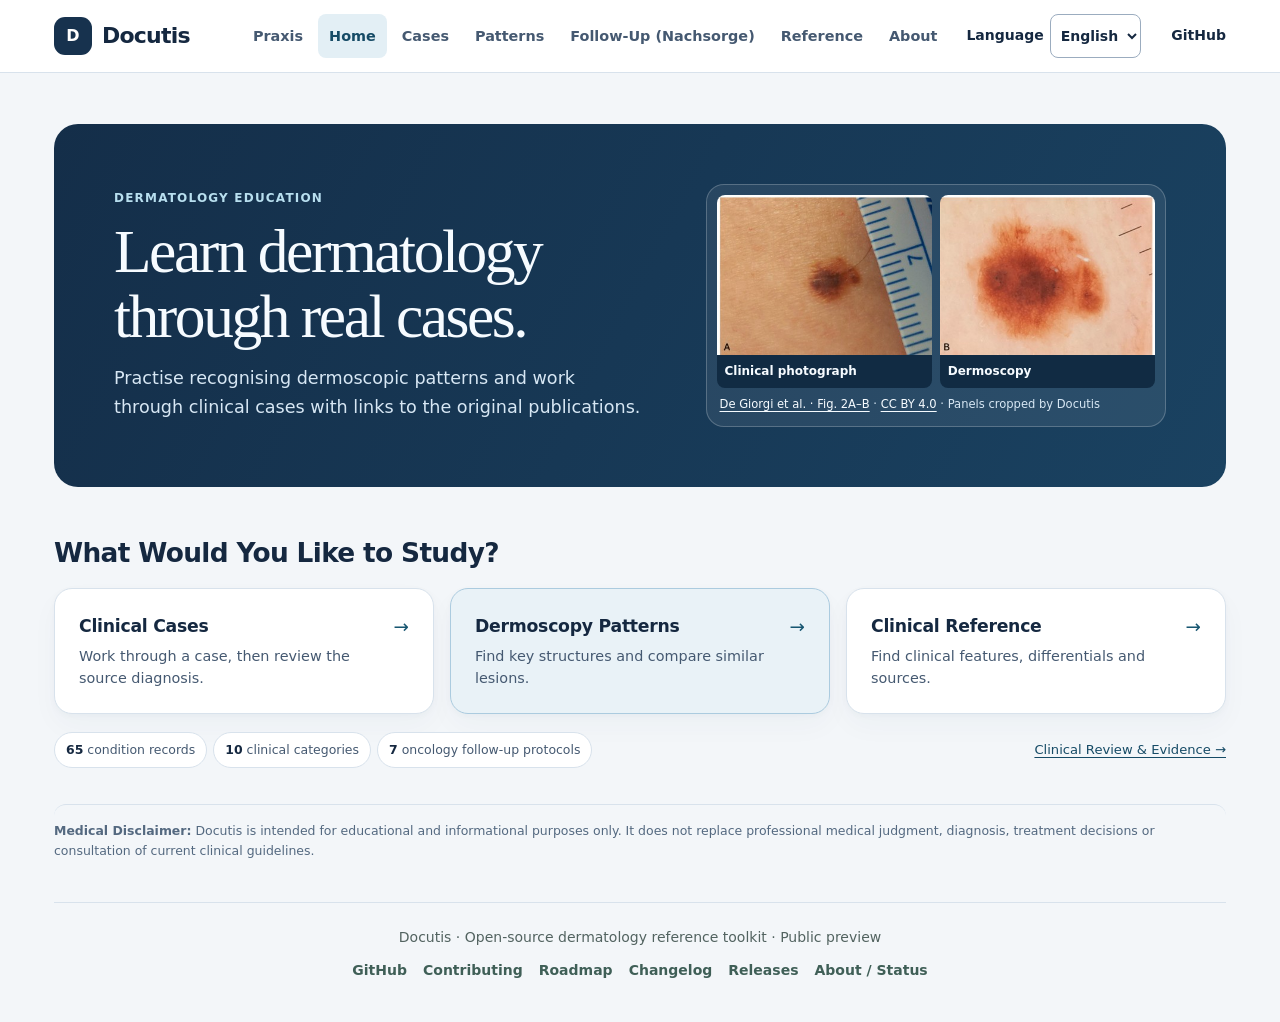
<file: index.html>
<!DOCTYPE html>
<html lang="en" class="no-js">
<head>
  <meta charset="UTF-8">
  <script>document.documentElement.classList.remove("no-js");</script>
  <meta name="viewport" content="width=device-width, initial-scale=1.0">
  <link rel="icon" href="data:image/svg+xml,%3Csvg xmlns='http://www.w3.org/2000/svg' viewBox='0 0 32 32'%3E%3Crect width='32' height='32' rx='8' fill='%2317324e'/%3E%3Ctext x='16' y='23' font-family='Arial,sans-serif' font-size='20' font-weight='700' text-anchor='middle' fill='%23ffffff'%3ED%3C/text%3E%3C/svg%3E">

  <title>Docutis | Dermatology Reference Toolkit</title>
  <meta name="description" content="Educational dermatology reference. Not a diagnosis, not a treatment protocol, and not a substitute for clinical judgment.">

  <link rel="stylesheet" href="style.css?v=hc-1">
  <link rel="stylesheet" href="pattern-exercise.css?v=paired-views">
  <link rel="stylesheet" href="subtle-clue.css?v=2">
  <link rel="stylesheet" href="pink-case.css?v=1">
  <link rel="stylesheet" href="contrast-lab.css?v=2">
  <link rel="stylesheet" href="studio.css?v=clinical-design-20261128">
  <link rel="stylesheet" href="mimic.css?v=2">
  <link rel="stylesheet" href="praxis-pilot.css?v=handout-2">

</head>

<body>

<a class="skip-link" href="#mainContent">Skip to main content</a>

<header class="site-header">
  <nav class="nav" aria-label="Primary navigation">
    <a class="brand" href="#mainContent" aria-label="Docutis Home">
      <span class="brand-mark" aria-hidden="true"></span>
      <span class="logo">Docutis</span>
    </a>
    <div class="primary-links">
      <a href="praxis.html" data-no-translate>Praxis</a>
      <a href="#mainContent" data-studio-nav="home" data-en="Home" data-tr="Ana Sayfa" data-no-translate>Home</a>
      <a href="#learn" data-studio-nav="learn" data-en="Cases" data-tr="Vakalar" data-no-translate>Cases</a>
      <a href="#patterns" data-studio-nav="patterns" data-en="Patterns" data-tr="Paternler" data-no-translate>Patterns</a>
      <a href="#nachsorgeModule" data-studio-nav="nachsorgeModule" data-en="Follow-Up (Nachsorge)" data-tr="Tümör Takibi" data-no-translate>Follow-Up (Nachsorge)</a>
      <a href="#searchPanel" data-studio-nav="reference" data-en="Reference" data-tr="Tanı Rehberi" data-no-translate>Reference</a>
      <a href="#about">About</a>
    </div>
    <label class="language-switch" for="docutisLanguage"><span class="language-label">Language</span> <select id="docutisLanguage" aria-label="Language"><option value="en" lang="en" data-no-translate>English</option><option value="tr" lang="tr" data-no-translate>Türkçe</option></select></label>
    <div class="nav-oss" aria-label="Open-source project links">
      <a href="https://github.com/mnasuharas/Docutis" target="_blank" rel="noopener noreferrer">GitHub</a>
    </div>
  </nav>
</header>

<main id="mainContent" tabindex="-1">

  <section id="studioHome" class="hero studio-home" aria-labelledby="pageTitle" data-no-translate>
    <div class="studio-hero-grid">
      <div class="studio-hero-copy">
        <p class="eyebrow" data-en="DERMATOLOGY EDUCATION" data-tr="DERMATOLOJİ EĞİTİMİ">DERMATOLOGY EDUCATION</p>
        <h1 id="pageTitle" data-en="Learn dermatology through real cases." data-tr="Dermatolojiyi gerçek vakalarla öğren.">Learn dermatology through real cases.</h1>
        <p class="studio-lead" data-en="Practise recognising dermoscopic patterns and work through clinical cases with links to the original publications." data-tr="Dermoskopik paternleri tanımayı çalış ve klinik vakaları özgün yayınlarıyla birlikte incele.">Practise recognising dermoscopic patterns and work through clinical cases with links to the original publications.</p>
      </div>
      <figure class="studio-art">
        <div class="studio-art-pair">
          <div>
            <img src="assets/media/cases/case-33-clinical.jpg" width="361" height="268" alt="Clinical photograph of a pigmented lesion" data-en-alt="Clinical photograph of a pigmented lesion" data-tr-alt="Pigmente lezyonun klinik fotoğrafı">
            <span data-en="Clinical photograph" data-tr="Klinik fotoğraf">Clinical photograph</span>
          </div>
          <div>
            <img src="assets/media/cases/case-33-dermoscopy.jpg" width="360" height="268" alt="Dermoscopic view of the same lesion" data-en-alt="Dermoscopic view of the same lesion" data-tr-alt="Aynı lezyonun dermoskopik görüntüsü">
            <span data-en="Dermoscopy" data-tr="Dermoskopi">Dermoscopy</span>
          </div>
        </div>
        <figcaption>
          <a href="https://doi.org/10.3390/cancers18142183" target="_blank" rel="noopener noreferrer">De Giorgi et al. · Fig. 2A–B</a>
          <span aria-hidden="true"> · </span><a href="https://creativecommons.org/licenses/by/4.0/" target="_blank" rel="noopener noreferrer">CC BY 4.0</a>
          <span data-en=" · Panels cropped by Docutis" data-tr=" · Paneller Docutis tarafından kırpıldı"> · Panels cropped by Docutis</span>
        </figcaption>
      </figure>
    </div>
    <div class="studio-section-title">
      <h2 data-en="What Would You Like to Study?" data-tr="Bugün Ne Çalışmak İstersin?">What Would You Like to Study?</h2>
    </div>
    <div class="studio-paths">
      <a class="studio-path" href="#learn">
        <span class="studio-path-copy">
          <strong data-en="Clinical Cases" data-tr="Klinik Vakalar">Clinical Cases</strong>
          <span data-en="Work through a case, then review the source diagnosis." data-tr="Vakayı adım adım çöz, ardından kaynak tanısını incele.">Work through a case, then review the source diagnosis.</span>
        </span><span class="studio-arrow" aria-hidden="true">→</span>
      </a>
      <a class="studio-path" href="#patterns">
        <span class="studio-path-copy">
          <strong data-en="Dermoscopy Patterns" data-tr="Dermoskopi Paternleri">Dermoscopy Patterns</strong>
          <span data-en="Find key structures and compare similar lesions." data-tr="Önemli yapıları bul ve benzer lezyonları karşılaştır.">Find key structures and compare similar lesions.</span>
        </span><span class="studio-arrow" aria-hidden="true">→</span>
      </a>
      <a class="studio-path" href="#searchPanel">
        <span class="studio-path-copy">
          <strong data-en="Clinical Reference" data-tr="Tanı Rehberi">Clinical Reference</strong>
          <span data-en="Find clinical features, differentials and sources." data-tr="Klinik bulguları, ayırıcı tanıları ve kaynakları bul.">Find clinical features, differentials and sources.</span>
        </span><span class="studio-arrow" aria-hidden="true">→</span>
      </a>
    </div>
    <div class="studio-home-bottom">
      <div id="libraryStats" class="library-stats js-only" aria-label="Current reference coverage"></div>
      <a href="#evidenceStatus"><span data-en="Clinical Review &amp; Evidence →" data-tr="Klinik İnceleme ve Kanıt →">Clinical Review &amp; Evidence →</span></a>
    </div>
  </section>

  <section id="learn" class="studio-hub" tabindex="-1" data-no-translate><a href="#trainingModule">Mixed-Case Training / Karma Vaka Eğitimi</a> · <a href="#caseModule">Clinical Cases / Klinik Vakalar</a></section>
  <section id="patterns" class="studio-hub" tabindex="-1" data-no-translate><a href="#patternContextModule">Pattern and Context / Patern ve Bağlam</a> · <a href="#guidedPatternModule">Key Patterns / Önemli Paternler</a> · <a href="#mimicModule">Diagnostic Traps / Tanısal Tuzaklar</a> · <a href="#subtleClueModule">Subtle Clues / Silik İpuçları</a> · <a href="#contrastLabModule">Comparisons / Karşılaştırmalar</a> · <a href="#pinkCaseModule">Pink Lesions / Pembe Lezyonlar</a></section>
  <div id="studioToolbar" class="studio-toolbar js-only" data-no-translate hidden>
    <a id="studioBack" href="#learn"></a><span id="studioScreenLabel"></span>
  </div>

  <section id="searchPanel" tabindex="-1" class="search-panel" aria-labelledby="searchTitle">
    <div class="section-heading compact-heading">
      <div>
        <p class="eyebrow">Reference Library</p>
        <h2 id="searchTitle">Find a Condition</h2>
      </div>
      <p class="keyboard-hint js-only"><kbd>/</kbd> to focus search</p>
    </div>
    <div class="search-wrapper js-only">
      <svg class="search-icon" viewBox="0 0 24 24" aria-hidden="true"><path d="m21 21-4.35-4.35m2.35-5.15a7.5 7.5 0 1 1-15 0 7.5 7.5 0 0 1 15 0Z"/></svg>
      <label class="visually-hidden" for="searchInput">Search conditions</label>
      <input id="searchInput" type="search" placeholder="Search by condition, alias, category or code" autocomplete="off" aria-controls="cards" aria-describedby="searchHelp">
      <button id="searchClear" class="search-clear" type="button" hidden>Clear</button>
    </div>
    <p id="searchHelp" class="search-help js-only">Examples: melanoma, shingles, eczema, C43</p>
    <div id="categoryFilters" class="category-filters js-only" aria-label="Filter conditions by category"></div>
    <p id="resultStatus" class="result-status js-only" role="status" aria-live="polite"></p>
  </section>

  <section class="reference-library" aria-labelledby="conditionsTitle">
    <div class="section-heading">
      <div>
        <p class="eyebrow">Browse by category</p>
        <h2 id="conditionsTitle" tabindex="-1" class="section-title">Conditions</h2>
      </div>
      <p>Open any record for clinical features, dermoscopy, differential diagnosis, treatment, follow-up, coding and sources.</p>
    </div>
    <noscript><p class="js-fallback">This interactive section requires JavaScript. Bu etkileşimli bölüm JavaScript gerektirir.</p></noscript>
    <section id="details" tabindex="-1" role="region" aria-labelledby="diseaseDetailsTitle" hidden></section>
    <div id="cards" class="cards js-only"></div>
    <div id="noResult" class="no-result js-only">
      <strong>No matching condition found.</strong>
      <span>Try another name, alias, category or classification code.</span>
    </div>
  </section>

  <section id="inflammatoryCaseModule" class="case-module" tabindex="-1" aria-labelledby="inflammatoryCaseTitle" data-no-translate>
    <h2 id="inflammatoryCaseTitle" data-en="Inflammatory and Paediatric Practice" data-tr="İnflamatuvar ve Pediatrik Vaka Eğitimi">Inflammatory and Paediatric Practice</h2>
    <p data-en="Simulated teaching cases · clinician review required" data-tr="Kurgusal eğitim vakaları · hekim incelemesi gerekli">Simulated teaching cases · clinician review required</p>
    <article class="mimic-panel">
      <h3 data-en="Childhood Itch" data-tr="Çocukluk Çağında Kaşıntı">Childhood Itch</h3>
      <p data-en="A child has recurrent itch and poorly demarcated dry patches in the elbow folds. Which morphology and history make one diagnosis more likely?" data-tr="Bir çocukta tekrarlayan kaşıntı ve dirsek kıvrımlarında sınırları belirsiz kuru yamalar var. Hangi morfoloji ve öykü bir tanıyı öne çıkarır?">A child has recurrent itch and poorly demarcated dry patches in the elbow folds. Which morphology and history make one diagnosis more likely?</p>
      <details>
        <summary data-en="Reveal reasoning" data-tr="Ayırıcı tanıyı ve gerekçeyi aç">Reveal reasoning</summary>
        <p data-en="Atopic dermatitis. The combination of itch, a recurrent course and flexural eczema is supportive. Consider contact dermatitis or scabies if the exposure, distribution or household history points elsewhere." data-tr="Atopik dermatit. Kaşıntı, nüksler ve fleksural egzama tanıyı destekler. Maruziyet, dağılım ya da ev içi öykü başka bir olasılığı düşündürürse kontakt dermatit veya uyuzu da değerlendir.">Atopic dermatitis. The combination of itch, a recurrent course and flexural eczema is supportive. Consider contact dermatitis or scabies if the exposure, distribution or household history points elsewhere.</p>
        <p><a href="?condition=atopic-dermatitis"><span data-en="Open reference record" data-tr="Başvuru kaydını aç">Open reference record</span></a> · <a href="https://www.aad.org/member/clinical-quality/guidelines/atopic-dermatitis/pediatric-atopic-dermatitis" target="_blank" rel="noopener noreferrer"><span data-en="Open source" data-tr="Kaynağı aç">Open source</span></a></p>
      </details>
    </article>
    <article class="mimic-panel">
      <h3 data-en="Crusted Facial Lesions in a Child" data-tr="Çocukta Yüzde Krutlu Lezyonlar">Crusted Facial Lesions in a Child</h3>
      <p data-en="A child develops shallow perinasal erosions with adherent golden crust. What would you describe before naming a diagnosis?" data-tr="Bir çocukta burun çevresinde yapışık altın rengi krutla kaplı yüzeysel erozyonlar gelişiyor. Tanıdan önce hangi yapıları tarif edersin?">A child develops shallow perinasal erosions with adherent golden crust. What would you describe before naming a diagnosis?</p>
      <details>
        <summary data-en="Reveal reasoning" data-tr="Ayırıcı tanıyı ve gerekçeyi aç">Reveal reasoning</summary>
        <p data-en="Nonbullous impetigo is supported by the combination of superficial erosions and honey-coloured crust. Eczema can have secondary infection. Check for underlying itch and dermatitis before interpreting the crust in isolation." data-tr="Yüzeysel erozyon ve bal rengi krut birlikteliği nonbüllöz impetigoyu destekler. Egzamaya sekonder enfeksiyon eşlik edebilir. Krutu tek başına yorumlamadan önce altta yatan kaşıntı ve dermatiti değerlendir.">Nonbullous impetigo is supported by the combination of superficial erosions and honey-coloured crust. Eczema can have secondary infection. Check for underlying itch and dermatitis before interpreting the crust in isolation.</p>
        <p><a href="?condition=impetigo"><span data-en="Open reference record" data-tr="Başvuru kaydını aç">Open reference record</span></a> · <a href="https://www.cdc.gov/group-a-strep/hcp/clinical-guidance/impetigo.html" target="_blank" rel="noopener noreferrer"><span data-en="Open source" data-tr="Kaynağı aç">Open source</span></a></p>
      </details>
    </article>
    <article class="mimic-panel">
      <h3 data-en="Scaly Extensor Plaques" data-tr="Ekstansör Yüzlerde Skuamlı Plaklar">Scaly Extensor Plaques</h3>
      <p data-en="An adult has symmetric, sharply defined scaly plaques on both elbows and knees. Compare the border, distribution and scale with an eczematous plaque." data-tr="Bir erişkinde her iki dirsek ve dizde simetrik, keskin sınırlı skuamlı plaklar var. Sınırı, dağılımı ve skuamı ekzematöz plakla karşılaştır.">An adult has symmetric, sharply defined scaly plaques on both elbows and knees. Compare the border, distribution and scale with an eczematous plaque.</p>
      <details>
        <summary data-en="Reveal reasoning" data-tr="Ayırıcı tanıyı ve gerekçeyi aç">Reveal reasoning</summary>
        <p data-en="Plaque psoriasis is supported by the sharp borders and symmetric extensor distribution. An annular plaque with an active edge or asymmetry would prompt reconsideration of fungal infection among the alternatives." data-tr="Keskin sınırlar ve simetrik ekstansör dağılım plak psoriazisini destekler. Aktif kenarlı halkasal plak veya asimetri varsa, ayırıcı tanıda dermatofit enfeksiyonunu yeniden düşün.">Plaque psoriasis is supported by the sharp borders and symmetric extensor distribution. An annular plaque with an active edge or asymmetry would prompt reconsideration of fungal infection among the alternatives.</p>
        <p><a href="?condition=plaque-psoriasis"><span data-en="Open reference record" data-tr="Başvuru kaydını aç">Open reference record</span></a> · <a href="https://www.aad.org/member/clinical-quality/guidelines/psoriasis" target="_blank" rel="noopener noreferrer"><span data-en="Open source" data-tr="Kaynağı aç">Open source</span></a></p>
      </details>
    </article>
  </section>

  <section id="trainingModule" tabindex="-1" class="training-module" aria-labelledby="trainingTitle">
    <div class="section-heading">
      <div>
        <p class="eyebrow">Case-based screening practice</p>
        <h2 id="trainingTitle">Mixed-Case Screening Training</h2>
      </div>
      <span class="module-badge">Clinician review required</span>
    </div>
    <details class="studio-context"><summary data-no-translate data-en="Education &amp; Source Notes" data-tr="Eğitim ve Kaynak Notları">Education &amp; Source Notes</summary><p class="case-disclaimer">Unknown lesions from the case library, one at a time: look, commit to a working impression, open dermoscopy where it is stored, then reveal the source diagnosis and its verification. Training only. It is not a diagnostic device, an exam, or a certificate, and it gives no score. Sessions are curated for teaching coverage and do not reflect how often lesions occur.</p></details>
    <noscript>
      <p class="case-empty">Training cannot run because JavaScript is unavailable. No diagnosis or teaching text is substituted. Eğitim, JavaScript olmadığı için çalışamaz. Tanı veya öğretim metni yerine konmaz.</p>
    </noscript>
    <div id="trainingApp" class="training-app js-only" tabindex="-1"></div>
  </section>

  <section id="subtleClueModule" tabindex="-1" class="subtle-clue-module" aria-labelledby="subtleClueTitle">
    <div class="section-heading">
      <div>
        <p class="eyebrow">Contrastive image practice</p>
        <h2 id="subtleClueTitle">Subtle Clues and Close Mimics</h2>
      </div>
      <span class="module-badge">Clinician review required</span>
    </div>
    <p>Choose what is visible in two source-linked cases, then reveal the recorded diagnoses and the limits of that comparison. Educational preview only; no individual lesion decision or score.</p>
    <noscript><p class="case-empty">This image exercise requires JavaScript. Bu görsel egzersiz JavaScript gerektirir.</p></noscript>
    <div id="subtleClueApp" class="js-only" tabindex="-1"></div>
    <div id="balancedClueApp" class="subtle-concept js-only" tabindex="-1"></div>
  </section>

  <section id="guidedPatternModule" tabindex="-1" aria-label="Key Dermoscopic Patterns / Önemli Dermoskopik Paternler" data-no-translate>
    <div id="guidedPatternApp" class="js-only"></div>
  </section>

  <section id="mimicModule" tabindex="-1" aria-label="Mimics and Diagnostic Traps / Taklitçiler ve Tanısal Tuzaklar" data-no-translate>
    <noscript><p class="js-fallback">This interactive section requires JavaScript. Bu etkileşimli bölüm JavaScript gerektirir.</p></noscript>
    <div id="mimicApp" class="js-only"></div>
  </section>

  <section id="contrastLabModule" tabindex="-1" aria-label="Early Melanoma Comparisons / Erken Melanom Karşılaştırmaları" data-no-translate>
    <noscript><p class="case-empty">Comparisons require JavaScript. Karşılaştırmalar JavaScript gerektirir.</p></noscript>
    <div id="contrastLabApp" class="js-only" tabindex="-1" data-no-translate></div>
  </section>

  <section id="patternContextModule" tabindex="-1" aria-label="Pattern and Context / Patern ve Bağlam" data-no-translate>
    <noscript><p class="case-empty">Pattern and context requires JavaScript. Patern ve Bağlam için JavaScript gerekir.</p></noscript>
    <div id="patternContextApp" class="js-only"></div>
  </section>

  <section id="pinkCaseModule" tabindex="-1" aria-label="Pink Lesion Practice / Pembe Lezyon Çalışması" data-no-translate>
    <noscript><p class="case-empty">Pink lesion practice requires JavaScript. Pembe lezyon çalışması JavaScript gerektirir.</p></noscript>
    <div id="pinkCaseApp" class="js-only" tabindex="-1" data-no-translate></div>
  </section>

  <section id="patternModule" class="studio-exercise-screen" tabindex="-1" aria-label="Pattern Practice / Patern Çalışması">
    <section id="patternExercise" class="pattern-exercise js-only" aria-labelledby="patternExerciseTitle" hidden></section>
  </section>

  <section id="caseModule" tabindex="-1" class="case-module" aria-labelledby="caseTitle">
    <div class="section-heading">
      <div>
        <p class="eyebrow">Case-based learning</p>
        <h2 id="caseTitle">Clinical Cases</h2>
      </div>
      <span class="module-badge">Clinician review required</span>
    </div>
    <details class="studio-context"><summary data-no-translate data-en="Education &amp; Source Notes" data-tr="Eğitim ve Kaynak Notları">Education &amp; Source Notes</summary><p class="case-disclaimer">Educational steps only: inspect, observe, differential, reveal, then review. Learn Melanoma is an optional sequence, not a certificate and not a device. Cases are not clinical decision support. Image interpretation here is not physician attestation. The <a href="academy-review.html">reviewer workspace</a> contains answers and source diagnoses.</p></details>
    <noscript>
      <p class="case-empty">Cases cannot be shown because JavaScript is unavailable. No diagnosis, observation or teaching text is substituted. The published pilot cases remain clinician review required. Vakalar JavaScript olmadığı için gösterilemez. Tanı, gözlem veya öğretim metni yerine konmaz. Yayımlanmış pilot vakalar hekim incelemesi gerekli durumunda kalır.</p>
    </noscript>
    <div id="caseApp" class="case-app js-only" tabindex="-1"></div>
  </section>


  <section id="nachsorgeModule" tabindex="-1" class="nachsorge-module" aria-labelledby="nachsorgeTitle" data-no-translate>
    <div class="section-heading">
      <div>
        <p class="eyebrow" data-en="Germany · in clinic" data-tr="Almanya · poliklinikte">Germany · in clinic</p>
        <h2 id="nachsorgeTitle" data-en="Follow-Up (Nachsorge)" data-tr="Tümör Takibi">Follow-Up (Nachsorge)</h2>
        <p class="nachsorge-subtitle" lang="tr" data-no-translate>Kılavuza göre tedavi sonrası takip</p>
      </div>
    </div>
    <div class="follow-up-controls">
      <label for="nachsorgeSearch"><span data-en="Search a diagnosis" data-tr="Tanı ara">Search a diagnosis</span>
        <input id="nachsorgeSearch" type="search" autocomplete="off" data-en-placeholder="Search a diagnosis: melanoma, Merkel, Bowen…" data-tr-placeholder="Tanı ara: melanom, Merkel, Bowen…">
      </label>
      <label for="nachsorgeDisease"><span data-en="Diagnosis" data-tr="Tanı">Diagnosis</span>
        <select id="nachsorgeDisease"></select>
      </label>
      <label for="nachsorgeGroup"><span data-en="Risk / stage group" data-tr="Risk / evre grubu">Risk / stage group</span>
        <select id="nachsorgeGroup"></select>
      </label>
    </div>
    <div id="nachsorgeStaging"></div>
    <div id="nachsorgeResult" class="follow-up-result" role="region" aria-live="polite"></div>
    <noscript><p class="js-fallback">This follow-up section requires JavaScript. Bu takip bölümü JavaScript gerektirir.</p></noscript>
  </section>

  <section id="followUpModule" tabindex="-1" class="follow-up-module" aria-labelledby="followUpTitle" hidden aria-hidden="true" data-legacy-engine>
    <div class="follow-up-heading">
      <div>
        <p class="eyebrow">Germany · guideline-based</p>
        <h2 id="followUpTitle">Dermato-Oncology Follow-Up</h2>
      </div>
      <span class="module-badge">Mixed review status</span>
    </div>
    <p class="follow-up-intro">Structured German guideline-based follow-up for melanoma, basal cell carcinoma and cutaneous squamous cell carcinoma. This reference does not replace individual risk assessment, current guidelines or clinical judgment.</p>
    <div class="clinical-feedback" aria-label="Follow-up content feedback">
      <p class="clinical-feedback-lede">Guideline wording or a cited source look wrong? Report the disease and stage shown on screen. No repository id is required.</p>
      <div class="clinical-feedback-actions">
        <a class="clinical-feedback-link" href="https://github.com/mnasuharas/Docutis/issues/new?template=clinical_content.yml&amp;title=%5BClinical%20content%5D%3A%20Suggest%20a%20correction%20%E2%80%94%20Dermato-oncology%20follow-up" target="_blank" rel="noopener noreferrer">Suggest a correction</a>
        <a class="clinical-feedback-link" href="https://github.com/mnasuharas/Docutis/issues/new?template=evidence_update.yml&amp;title=%5BEvidence%5D%3A%20Report%20outdated%20evidence%20%E2%80%94%20Dermato-oncology%20follow-up" target="_blank" rel="noopener noreferrer">Report outdated evidence</a>
      </div>
    </div>
    <noscript><p class="js-fallback">This interactive section requires JavaScript. Bu etkileşimli bölüm JavaScript gerektirir.</p></noscript>
    <div class="follow-up-controls js-only">
      <label for="followUpDisease">Disease
        <select id="followUpDisease"></select>
      </label>
    </div>
    <details id="melanomaStaging" class="melanoma-staging js-only" hidden>
      <summary data-en="Stage from the report (Stadium aus Befund ermitteln)" data-tr="Rapordan evre">Stage from the report (Stadium aus Befund ermitteln)</summary>
      <p id="melanomaStagingBasis"><span data-en="Cutaneous melanoma · AJCC 8 · stages 0–IIC · physician review pending (Ärztliche Prüfung ausstehend)." data-tr="Kutanöz melanom · AJCC 8 · evre 0–IIC · hekim incelemesi bekliyor.">Cutaneous melanoma · AJCC 8 · stages 0–IIC · physician review pending (Ärztliche Prüfung ausstehend).</span></p>
      <form id="melanomaStagingForm" autocomplete="off" aria-describedby="melanomaStagingBasis">
        <div class="melanoma-staging-fields">
          <label for="melanomaStagingMethod"><span data-en="Report field (Angabe im Befund)" data-tr="Rapor alanı">Report field (Angabe im Befund)</span>
            <select id="melanomaStagingMethod">
              <option value="category" data-en="T category (T-Kategorie, e.g. pT1b)" data-tr="T kategorisi, örn. pT1b">T category (T-Kategorie, e.g. pT1b)</option>
              <option value="breslow" data-en="Breslow thickness and ulceration (Breslow-Dicke und Ulzeration)" data-tr="Breslow kalınlığı ve ülserasyon">Breslow thickness and ulceration (Breslow-Dicke und Ulzeration)</option>
            </select>
          </label>
          <label for="melanomaStagingT" id="melanomaStagingTField"><span data-en="T category (T-Kategorie)" data-tr="T kategorisi">T category (T-Kategorie)</span>
            <select id="melanomaStagingT">
              <option value="" data-en="Choose (Bitte wählen)" data-tr="Seçin">Choose (Bitte wählen)</option>
              <option value="Tis">pTis (in situ)</option>
              <option value="T1">pT1 without a/b</option>
              <option value="T1a">pT1a</option>
              <option value="T1b">pT1b</option>
              <option value="T2">pT2 without a/b</option>
              <option value="T2a">pT2a</option>
              <option value="T2b">pT2b</option>
              <option value="T3">pT3 without a/b</option>
              <option value="T3a">pT3a</option>
              <option value="T3b">pT3b</option>
              <option value="T4">pT4 without a/b</option>
              <option value="T4a">pT4a</option>
              <option value="T4b">pT4b</option>
              <option value="TX" data-en="pTX (nicht beurteilbar)" data-tr="pTX (değerlendirilemez)">pTX (nicht beurteilbar)</option>
              <option value="T0" data-en="T0 (kein nachweisbarer Primärtumor)" data-tr="T0 (saptanabilir primer tümör yok)">T0 (kein nachweisbarer Primärtumor)</option>
            </select>
          </label>
          <label for="melanomaStagingThickness" id="melanomaStagingThicknessField" hidden><span data-en="Breslow thickness, mm (Breslow-Dicke)" data-tr="Breslow kalınlığı, mm">Breslow thickness, mm (Breslow-Dicke)</span>
            <input id="melanomaStagingThickness" type="text" inputmode="decimal" placeholder="e.g. 0.9">
          </label>
          <label for="melanomaStagingUlceration" id="melanomaStagingUlcerationField" hidden><span data-en="Histologic ulceration (Histologische Ulzeration)" data-tr="Histolojik ülserasyon">Histologic ulceration (Histologische Ulzeration)</span>
            <select id="melanomaStagingUlceration">
              <option value="" data-en="Unknown (Unbekannt)" data-tr="Bilinmiyor">Unknown (Unbekannt)</option>
              <option value="no" data-en="No (Nein)" data-tr="Hayır">No (Nein)</option>
              <option value="yes" data-en="Yes (Ja)" data-tr="Evet">Yes (Ja)</option>
            </select>
          </label>
          <label for="melanomaStagingN"><span data-en="Regional status (Regionärer Status, N)" data-tr="Bölgesel durum, N">Regional status (Regionärer Status, N)</span>
            <select id="melanomaStagingN">
              <option value="" data-en="Unknown / unclear (Unbekannt / unklar)" data-tr="Bilinmiyor / belirsiz">Unknown / unclear (Unbekannt / unklar)</option>
              <option value="cN0" data-en="cN0 · clinically negative (klinisch negativ)" data-tr="cN0 · klinik negatif">cN0 · clinically negative (klinisch negativ)</option>
              <option value="pN0" data-en="pN0 · pathologically negative (pathologisch negativ)" data-tr="pN0 · patolojik negatif">pN0 · pathologically negative (pathologisch negativ)</option>
              <option value="positive" data-en="N+ · regional metastasis (regionäre Metastasierung)" data-tr="N+ · bölgesel metastaz">N+ · regional metastasis (regionäre Metastasierung)</option>
            </select>
          </label>
          <label for="melanomaStagingM"><span data-en="Distant metastasis (Fernmetastasen, M)" data-tr="Uzak metastaz, M">Distant metastasis (Fernmetastasen, M)</span>
            <select id="melanomaStagingM">
              <option value="" data-en="Unknown / unclear (Unbekannt / unklar)" data-tr="Bilinmiyor / belirsiz">Unknown / unclear (Unbekannt / unklar)</option>
              <option value="cM0" data-en="cM0 · no evidence (kein Hinweis)" data-tr="cM0 · bulgu yok">cM0 · no evidence (kein Hinweis)</option>
              <option value="positive" data-en="M1 · confirmed (nachgewiesen)" data-tr="M1 · gösterilmiş">M1 · confirmed (nachgewiesen)</option>
            </select>
          </label>
          <label for="melanomaStagingR" id="melanomaStagingRField" hidden><span data-en="Resection status for IIC follow-up (Resektionsstatus)" data-tr="IIC takibi için rezeksiyon durumu">Resection status for IIC follow-up (Resektionsstatus)</span>
            <select id="melanomaStagingR">
              <option value="" data-en="Unknown / no R0 (Unbekannt / kein R0)" data-tr="Bilinmiyor / R0 yok">Unknown / no R0 (Unbekannt / kein R0)</option>
              <option value="r0" data-en="R0 documented (R0 dokumentiert)" data-tr="R0 belgelendi">R0 documented (R0 dokumentiert)</option>
            </select>
          </label>
        </div>
        <p class="follow-up-note"><span data-en="N+ also includes satellite, microsatellite and in-transit metastases (Satelliten-, Mikrosatelliten- und In-transit-Metastasen). If the TNM version differs or is unknown, check the report separately." data-tr="N+ uydu, mikrosatellit ve in-transit metastazları da kapsar. TNM sürümü farklıysa veya bilinmiyorsa raporu ayrıca kontrol edin.">N+ also includes satellite, microsatellite and in-transit metastases (Satelliten-, Mikrosatelliten- und In-transit-Metastasen). If the TNM version differs or is unknown, check the report separately.</span></p>
        <button type="submit" class="filter-button" data-en="Show stage (Stadium anzeigen)" data-tr="Evreyi göster">Show stage (Stadium anzeigen)</button>
      </form>
      <div id="melanomaStagingResult" role="status" aria-live="polite" aria-atomic="true"></div>
      <button id="melanomaStagingFollowUp" type="button" class="filter-button" hidden>Open follow-up group (Nachsorgegruppe)</button>
      <p class="follow-up-note"><a href="https://doi.org/10.3322/caac.21409">AJCC 8 · Tables 2, 5 and 6</a> · <a href="https://www.leitlinienprogramm-onkologie.de/leitlinien/melanom/">German S3 melanoma guideline · v3.3</a></p>
    </details>
    <span id="melanomaStagingHome" hidden></span>
    <div class="follow-up-controls js-only">
      <label for="followUpGroup">Stage / risk group
        <select id="followUpGroup"></select>
      </label>
      <label for="followUpPeriod">Follow-up period or guidance
        <select id="followUpPeriod"></select>
      </label>
    </div>
    <p id="followUpStatus" class="visually-hidden" role="status" aria-live="polite"></p>
    <div id="followUpResult" class="follow-up-result js-only" role="region" aria-labelledby="followUpResultHeading"></div>
  </section>

  <section id="quizModule" tabindex="-1" class="quiz-module" aria-labelledby="quizTitle">
    <div class="section-heading">
      <div>
        <p class="eyebrow">Visual learning pilot</p>
        <h2 id="quizTitle">Clinical Pattern Quiz</h2>
      </div>
      <p>Eight educational questions use structured pilot records. Image-based items use original clinical or dermoscopic photographs with linked credits; other items remain text-based.</p>
    </div>
    <p class="quiz-disclaimer">Educational pattern recognition only. This quiz is not clinical decision support and does not replace professional judgment. Check the review status shown with each quiz item.</p>
    <div class="clinical-feedback" aria-label="Quiz content feedback">
      <p class="clinical-feedback-lede">Question wording or a cited source look wrong? Report it without naming repository files.</p>
      <div class="clinical-feedback-actions">
        <a class="clinical-feedback-link" href="https://github.com/mnasuharas/Docutis/issues/new?template=clinical_content.yml&amp;title=%5BClinical%20content%5D%3A%20Suggest%20a%20correction%20%E2%80%94%20Clinical%20pattern%20quiz" target="_blank" rel="noopener noreferrer">Suggest a correction</a>
        <a class="clinical-feedback-link" href="https://github.com/mnasuharas/Docutis/issues/new?template=evidence_update.yml&amp;title=%5BEvidence%5D%3A%20Report%20outdated%20evidence%20%E2%80%94%20Clinical%20pattern%20quiz" target="_blank" rel="noopener noreferrer">Report outdated evidence</a>
      </div>
    </div>
    <noscript><p class="js-fallback">This interactive section requires JavaScript. Bu etkileşimli bölüm JavaScript gerektirir.</p></noscript>
    <div id="quizApp" class="quiz-app js-only" tabindex="-1"></div>
  </section>

  <section id="evidenceStatus" tabindex="-1" class="evidence-dashboard" aria-labelledby="evidenceStatusTitle">
    <div class="section-heading">
      <div>
        <p class="eyebrow">Clinical transparency</p>
        <h2 id="evidenceStatusTitle">Evidence Status</h2>
      </div>
      <p>Live coverage counts are calculated from the published records, follow-up protocols and governed media registry.</p>
    </div>
    <noscript><p class="js-fallback">This interactive section requires JavaScript. Bu etkileşimli bölüm JavaScript gerektirir.</p></noscript>
    <div id="reviewDashboardCounts" class="review-dashboard-counts js-only" aria-label="Clinical review coverage"></div>
    <details class="review-meaning">
      <summary>What These States Mean</summary>
      <dl>
        <div><dt>Source metadata checked</dt><dd>The source identity and link metadata were rechecked; this does not verify every clinical statement.</dd></div>
        <div><dt>Schema validated</dt><dd>Automated checks found the expected data shape, controlled values and source relationships. Automated tests are not clinical review.</dd></div>
        <div><dt>Clinician review required</dt><dd>The content remains educational draft material and has no current physician attestation.</dd></div>
        <div><dt>Clinician reviewed</dt><dd>A physician attestation is bound by a content fingerprint to one exact content version. Later clinical changes invalidate that attestation.</dd></div>
      </dl>
      <p>Docutis does not replace professional clinical judgment, diagnosis, treatment decisions or current guidelines.</p>
    </details>
    <p class="review-machine-link"><a href="review-status.json">Machine-readable public review status (JSON)</a></p>
    <div class="clinical-feedback clinical-feedback--dashboard" aria-label="Clinical content feedback">
      <p class="clinical-feedback-lede">Found a problem in educational content? Open a sourced correction request. Do not include patient-identifiable information.</p>
      <div class="clinical-feedback-actions">
        <a class="clinical-feedback-link" href="https://github.com/mnasuharas/Docutis/issues/new?template=clinical_content.yml&amp;title=%5BClinical%20content%5D%3A%20Suggest%20a%20correction%20%E2%80%94%20Evidence%20status%20%2F%20clinical%20review%20area" target="_blank" rel="noopener noreferrer">Suggest a correction</a>
        <a class="clinical-feedback-link" href="https://github.com/mnasuharas/Docutis/issues/new?template=evidence_update.yml&amp;title=%5BEvidence%5D%3A%20Report%20outdated%20evidence%20%E2%80%94%20Evidence%20status%20%2F%20clinical%20review%20area" target="_blank" rel="noopener noreferrer">Report outdated evidence</a>
      </div>
      <p class="clinical-feedback-help">Include the affected record or page, the claim that needs attention, a verifiable source, and a proposed correction.</p>
    </div>
  </section>

  <section id="about" tabindex="-1" class="about-section" aria-labelledby="aboutTitle">
    <div class="section-heading">
      <div>
        <p class="eyebrow">Project status</p>
        <h2 id="aboutTitle">About Docutis</h2>
      </div>
      <p>Who this preview is for, and what it is not.</p>
    </div>
    <div class="about-grid">
      <div>
        <h3>What It Is</h3>
        <p>Docutis is an open-source, structured dermatology reference and education toolkit for physicians, medical trainees and other healthcare professionals. It organizes concise educational records, follow-up references, visual learning aids and a small quiz behind a transparent clinical-review status model. It is an educational and professional reference in active development (a public preview, not a finished release) and is not a substitute for individual care. Some assets are clinician reviewed; most content is still review required.</p>
      </div>
      <div>
        <h3>Current Status</h3>
        <p><strong>Public preview.</strong> This dashboard shows current review counts for the library, cases, quiz, visuals and follow-up protocols. Physician review applies to a specific version of each item. <a href="#evidenceStatus">Evidence Dashboard</a></p>
        <p><strong>Not validated clinical decision support.</strong> Content is educational draft material. It does not constitute clinician-approved recommendations for diagnosis, treatment or follow-up.</p>
      </div>
      <div>
        <h3>Limitations</h3>
        <ul class="about-list">
          <li>Coverage is incomplete; many dermatology domains remain future work.</li>
          <li>Product-specific dosing and jurisdiction-specific information are included only when supported by traceable current guidelines or regulatory product information and still require professional verification before clinical use.</li>
          <li>A published review requires a current physician decision that matches the content version.</li>
          <li>Always verify claims against current guidelines and professional judgment.</li>
        </ul>
      </div>
      <div>
        <h3>Open Source</h3>
        <p>Inspect the code, roadmap and changelog, or propose sourced corrections through GitHub.</p>
        <ul class="about-oss-links">
          <li><a href="https://github.com/mnasuharas/Docutis" target="_blank" rel="noopener noreferrer">GitHub repository</a></li>
          <li><a href="https://github.com/mnasuharas/Docutis/blob/main/CONTRIBUTING.md" target="_blank" rel="noopener noreferrer">Contributing guide</a></li>
          <li><a href="https://github.com/mnasuharas/Docutis/blob/main/ROADMAP.md" target="_blank" rel="noopener noreferrer">Roadmap</a></li>
          <li><a href="https://github.com/mnasuharas/Docutis/blob/main/CHANGELOG.md" target="_blank" rel="noopener noreferrer">Changelog</a></li>
          <li><a href="https://github.com/mnasuharas/Docutis/releases" target="_blank" rel="noopener noreferrer">Releases</a></li>
        </ul>
      </div>
    </div>
  </section>

  <div class="notice">
    <strong>Medical Disclaimer:</strong>
    Docutis is intended for educational and informational purposes only.
    It does not replace professional medical judgment, diagnosis, treatment
    decisions or consultation of current clinical guidelines.
  </div>

  <footer class="site-footer">
    <p>Docutis · Open-source dermatology reference toolkit · Public preview</p>
    <nav class="footer-oss" aria-label="Project documentation and source">
      <a href="https://github.com/mnasuharas/Docutis" target="_blank" rel="noopener noreferrer">GitHub</a>
      <a href="https://github.com/mnasuharas/Docutis/blob/main/CONTRIBUTING.md" target="_blank" rel="noopener noreferrer">Contributing</a>
      <a href="https://github.com/mnasuharas/Docutis/blob/main/ROADMAP.md" target="_blank" rel="noopener noreferrer">Roadmap</a>
      <a href="https://github.com/mnasuharas/Docutis/blob/main/CHANGELOG.md" target="_blank" rel="noopener noreferrer">Changelog</a>
      <a href="https://github.com/mnasuharas/Docutis/releases" target="_blank" rel="noopener noreferrer">Releases</a>
      <a href="#about">About / Status</a>
    </nav>
  </footer>

</main>

<script src="clinical-schema.js"></script>
<script src="data.js?v=five-records-20261128"></script>
<script src="media-data.js?v=photo-quiz-20261128"></script>
<script src="followup-data.js?v=nachsorge-20261128"></script>
<script src="quiz-data.js?v=photo-quiz-20261128"></script>
<script src="review-status.js?v=photo-quiz-20261128"></script>
<script src="oss-feedback.js"></script>
<script src="review-ui.js?v=tr-chips-20261127"></script>
<script src="clinical-locale.js?v=five-records-20261128"></script>
<script src="differential-locale.js?v=tr-chips-20261127"></script>
<script src="profile-locale.js?v=tr-chips-20261127"></script>
<script src="remainder-locale.js?v=tr-no-german-20261128b"></script>
<script src="coding-locale.js?v=leaks-1"></script>
<script src="training-locale.js?v=leaks-1"></script>
<script src="case-prose-locale.js?v=tr-case-20261127"></script>
<script src="heading-case.js?v=hc-1"></script>
<script src="locale.js?v=hc-1"></script>
<template id="caseScripts">
<script src="case-data.js"></script>
<script src="pattern-data.js"></script>
<script src="case-app.js?v=hc-1"></script>
<script src="pattern-exercise.js?v=en-headings-1"></script>
<script src="training-data.js"></script>
<script src="training-engine.js"></script>
<script src="training-app.js"></script>
<script src="subtle-clue-data.js?v=tr-headings-1"></script>
<script src="early-clue-data.js?v=1"></script>
<script src="subtle-clue-app.js?v=hc-1"></script>
<script src="balanced-clue-app.js?v=tr-headings-1"></script>
<script src="contrast-lab-media.js?v=1"></script>
<script src="contrast-lab-data.js?v=1"></script>
<script src="contrast-lab-app.js?v=tr-headings-1"></script>
<script src="pink-media.js?v=1"></script>
<script src="pink-case-data.js?v=1"></script>
<script src="pink-case-app.js?v=tr-headings-1"></script>
<script src="pattern-context-data.js?v=tr-headings-1"></script>
<script src="pattern-context-app.js?v=tr-headings-1"></script>
<script src="mimic-data.js?v=1"></script>
<script src="mimic-app.js?v=hc-1"></script>
<script src="pattern-lessons.js?v=tr-headings-1"></script>
</template>
<script src="case-loader.js?v=1"></script>
<script src="praxis-pilot-data.js?v=tr-no-german-20261128b"></script>
<script src="praxis-catalog-data.js?v=1"></script>
<script src="praxis-title-tr.js?v=tr-titles-1"></script>
<script src="praxis-pilot.js?v=tr-titles-1"></script>
<script src="app.js?v=hc-1"></script>
<script src="melanoma-staging.js"></script>
<script src="followup-app.js?v=leaks-1"></script>
<script src="nachsorge-app.js?v=hc-1"></script>
<script src="quiz-app.js?v=quiz-image-zoom-20261128"></script>
<script src="studio.js?v=hc-1"></script>


</body>
</html>
</file>
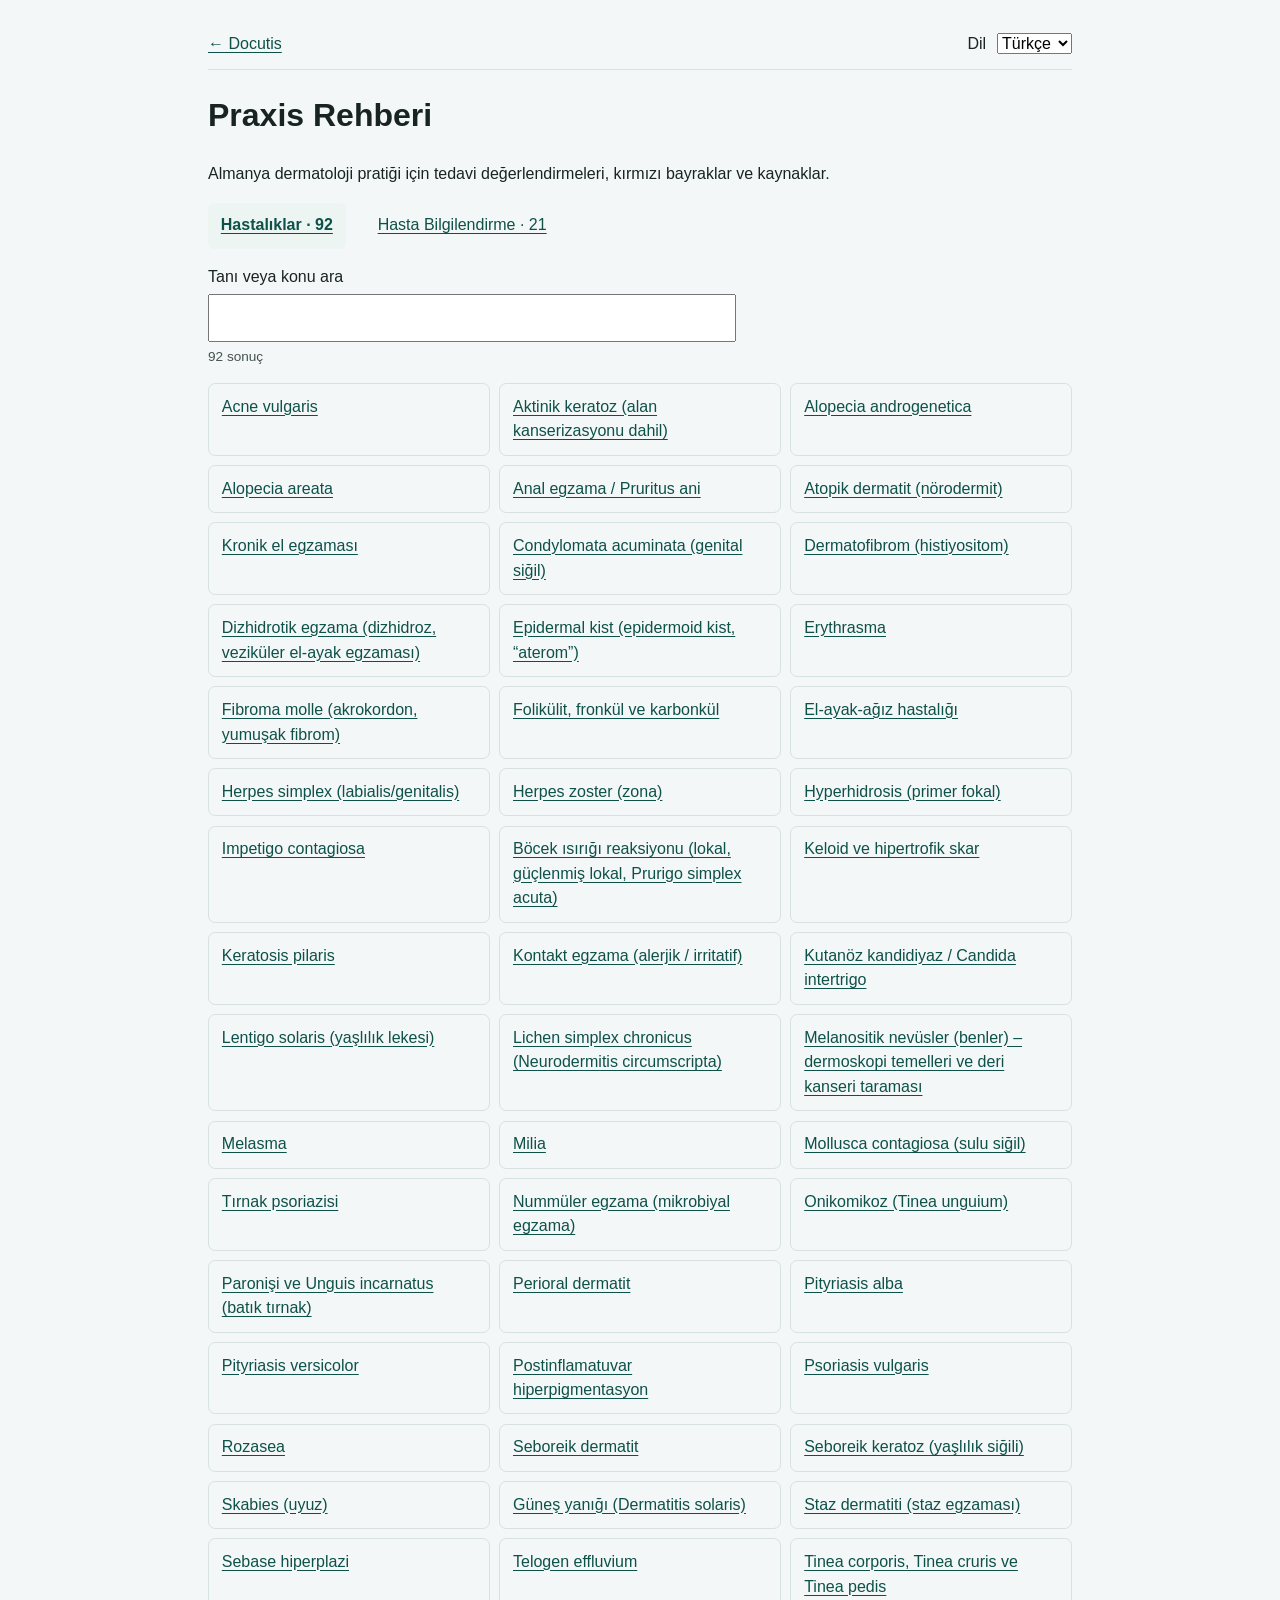
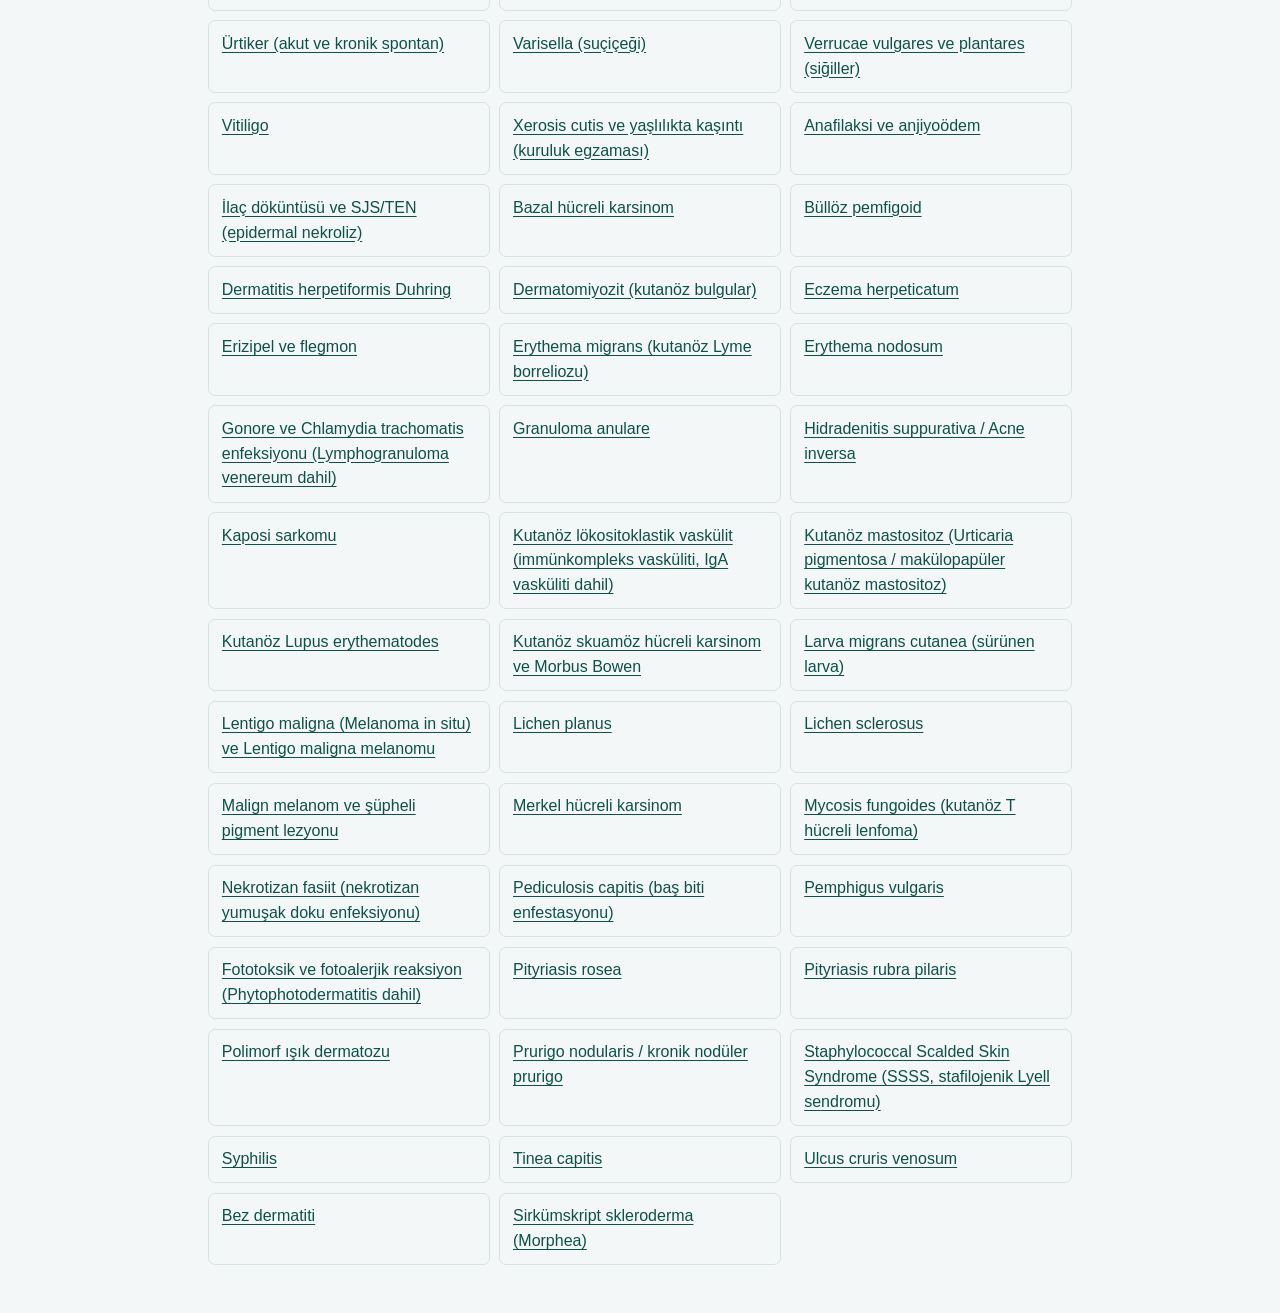
<file: praxis.html>
<!doctype html>
<html lang="tr">
<head>
  <meta charset="utf-8">
  <meta name="viewport" content="width=device-width, initial-scale=1">
  <link rel="icon" href="data:image/svg+xml,%3Csvg xmlns='http://www.w3.org/2000/svg' viewBox='0 0 32 32'%3E%3Crect width='32' height='32' rx='8' fill='%2317324e'/%3E%3Ctext x='16' y='23' font-family='Arial,sans-serif' font-size='20' font-weight='700' text-anchor='middle' fill='%23ffffff'%3ED%3C/text%3E%3C/svg%3E">
  <meta name="description" content="Docutis Praxis eğitim arşivi ve hekim incelemesine açık Türkçe hasta bilgi notları.">
  <title>Docutis · Praxis</title>
  <link rel="stylesheet" href="style.css?v=hc-1">
  <link rel="stylesheet" href="praxis-pilot.css?v=handout-2">
  <script src="data.js" defer></script>
  <script src="praxis-pilot-data.js?v=tr-no-german-20261128b" defer></script>
  <script src="praxis-catalog-data.js?v=1" defer></script>
  <script src="praxis-title-tr.js?v=tr-titles-1" defer></script>
  <script src="praxis-pilot.js?v=tr-titles-1" defer></script>
  <script src="praxis-catalog.js?v=tr-titles-1" defer></script>
</head>
<body>
  <a href="#praxis-content" class="skip-link" id="praxisSkipLink">İçeriğe geç</a>
  <main class="praxis-catalog" id="praxis-content">
    <header class="praxis-catalog-header">
      <a href="./">← Docutis</a>
      <label for="praxisLanguage"><span id="praxisLanguageLabel">Dil / Language</span>
        <select id="praxisLanguage">
          <option value="tr">Türkçe</option>
          <option value="en">English</option>
        </select>
      </label>
    </header>
    <div id="praxisCatalogApp"></div>
    <noscript><p>Praxis arşivi için JavaScript gerekir. JavaScript is required for the Praxis catalogue.</p></noscript>
  </main>
</body>
</html>
</file>
<file: style.css>
:root {
  color-scheme: light;
  --color-canvas: #f4f7f8;
  --color-surface: #ffffff;
  --color-surface-muted: #f7faf9;
  --color-surface-subtle: #f7faf9;
  --color-surface-accent: #edf5f3;
  --color-focus: #0d5149;
  --color-text: #182422;
  --color-text-secondary: #44524f;
  --color-text-muted: #5f6f6c;
  --color-border: #d7e1df;
  --color-border-strong: #aebfbb;
  --color-accent: #176b61;
  --color-accent-strong: #0d5149;
  --color-accent-soft: #dcefeb;
  --color-info: #245d82;
  --color-success: #246746;
  --color-warning: #8a5a0a;
  --color-warning-soft: #fff8df;
  --color-danger: #9b2c2c;
  --shadow-subtle: 0 1px 2px rgba(15, 35, 31, 0.04), 0 10px 28px rgba(15, 35, 31, 0.05);
  --shadow-sm: 0 1px 2px rgba(15, 35, 31, 0.04), 0 10px 28px rgba(15, 35, 31, 0.05);
  --shadow-raised: 0 14px 38px rgba(15, 35, 31, 0.09);
  --radius-sm: 6px;
  --radius-md: 10px;
  --radius-lg: 14px;
  --space-1: 4px;
  --space-2: 8px;
  --space-3: 12px;
  --space-4: 16px;
  --space-5: 20px;
  --space-6: 24px;
  --space-8: 32px;
  --space-10: 40px;
  --space-12: 48px;
  --content-width: 1220px;
  --reading-width: 76ch;
}

* {
  box-sizing: border-box;
}

html {
  scroll-behavior: smooth;
  scroll-padding-top: 92px;
}

body {
  margin: 0;
  font-family: Arial, Helvetica, sans-serif;
  background: #f4f7f8;
  color: #182422;
  font-size: 16px;
  line-height: 1.55;
}

button,
input,
select {
  font: inherit;
}

a {
  color: var(--color-accent-strong);
  text-underline-offset: 3px;
}

a:hover {
  text-decoration-thickness: 2px;
}

.visually-hidden {
  position: absolute;
  width: 1px;
  height: 1px;
  padding: 0;
  margin: -1px;
  overflow: hidden;
  clip: rect(0, 0, 0, 0);
  white-space: nowrap;
  border: 0;
}

html.no-js .js-only {
  display: none;
}

.skip-link {
  position: fixed;
  left: var(--space-4);
  top: -80px;
  z-index: 100;
  background: var(--color-surface);
  color: var(--color-text);
  border: 2px solid var(--color-accent);
  border-radius: var(--radius-sm);
  padding: 10px 14px;
  font-weight: 700;
}

.skip-link:focus {
  top: var(--space-3);
}

.site-header {
  position: sticky;
  top: 0;
  z-index: 20;
  background: rgba(255, 255, 255, 0.96);
  border-bottom: 1px solid var(--color-border);
  -webkit-backdrop-filter: blur(10px);
  backdrop-filter: blur(10px);
}

.nav {
  max-width: var(--content-width);
  min-height: 68px;
  margin: auto;
  padding: 0 var(--space-6);
  display: flex;
  align-items: center;
  gap: var(--space-6);
}

.brand {
  display: inline-flex;
  align-items: center;
  gap: 10px;
  color: var(--color-text);
  text-decoration: none;
}

.brand-mark {
  display: grid;
  width: 34px;
  height: 34px;
  place-items: center;
  background: var(--color-accent);
  border-radius: 9px 3px 9px 3px;
  color: #ffffff;
  font-weight: 800;
}

.brand-mark::before { content: "D"; }

.logo {
  font-size: 23px;
  font-weight: 750;
  letter-spacing: -0.02em;
}

.primary-links {
  display: flex;
  align-items: center;
  gap: var(--space-5);
  margin-left: auto;
}

.primary-links a {
  color: var(--color-text-secondary);
  font-size: 14px;
  font-weight: 700;
  text-decoration: none;
}

.primary-links a:hover {
  color: var(--color-accent-strong);
}

main {
  max-width: var(--content-width);
  margin: auto;
  padding: var(--space-12) var(--space-6) var(--space-10);
}

.hero {
  max-width: 900px;
  margin-bottom: var(--space-8);
}

.hero h1 {
  max-width: 820px;
  margin: var(--space-2) 0 var(--space-4);
  font-size: clamp(2.2rem, 5vw, 3.75rem);
  line-height: 1.04;
  letter-spacing: -0.045em;
}

.hero > p:not(.eyebrow) {
  max-width: 690px;
  margin: 0;
  color: var(--color-text-secondary);
  font-size: 18px;
  line-height: 1.65;
}

.hero-actions {
  display: flex;
  flex-wrap: wrap;
  gap: var(--space-3);
  margin-top: var(--space-5);
}

.hero-action {
  display: inline-flex;
  align-items: center;
  min-height: 44px;
  padding: var(--space-2) var(--space-4);
  border: 1px solid var(--color-border-strong);
  border-radius: var(--radius-md);
  background: var(--color-surface);
  font-weight: 700;
  text-decoration: none;
}

.hero-action:hover {
  background: var(--color-accent-soft);
}

.hero-action-primary {
  border-color: var(--color-accent-strong);
  background: var(--color-accent-strong);
  color: white;
}

.hero-action-primary:hover {
  background: var(--color-accent);
}

.eyebrow {
  color: var(--color-accent);
  font-size: 12px;
  font-weight: 800;
  letter-spacing: 0.1em;
  margin: 0 0 var(--space-2);
  text-transform: uppercase;
}

.library-stats {
  display: flex;
  flex-wrap: wrap;
  gap: var(--space-2);
  margin-top: var(--space-6);
}

.stat-item {
  background: var(--color-surface);
  border: 1px solid var(--color-border);
  border-radius: 999px;
  color: var(--color-text-secondary);
  font-size: 13px;
  padding: 7px 11px;
}

.stat-item strong {
  color: var(--color-text);
}

.search-panel,
.follow-up-module,
#details {
  background: var(--color-surface);
  border: 1px solid var(--color-border);
  border-radius: var(--radius-lg);
  box-shadow: var(--shadow-subtle);
}

.search-panel {
  padding: var(--space-6);
  margin-bottom: var(--space-8);
}

.section-heading {
  display: flex;
  align-items: flex-end;
  justify-content: space-between;
  gap: var(--space-8);
  margin-bottom: var(--space-5);
}

.section-heading h2 {
  margin: 0;
  font-size: 28px;
  line-height: 1.2;
  letter-spacing: -0.025em;
}

.section-heading > p {
  max-width: 620px;
  margin: 0;
  color: var(--color-text-secondary);
  font-size: 14px;
}

.compact-heading {
  align-items: center;
  margin-bottom: var(--space-4);
}

.keyboard-hint {
  white-space: nowrap;
}

kbd {
  display: inline-grid;
  min-width: 25px;
  min-height: 25px;
  place-items: center;
  background: var(--color-surface-muted);
  border: 1px solid var(--color-border-strong);
  border-radius: 5px;
  box-shadow: inset 0 -1px 0 var(--color-border-strong);
  color: var(--color-text);
  font-size: 12px;
}

.search-wrapper {
  position: relative;
  max-width: 820px;
}

.search-icon {
  position: absolute;
  top: 50%;
  left: 16px;
  width: 21px;
  height: 21px;
  transform: translateY(-50%);
  fill: none;
  stroke: var(--color-text-muted);
  stroke-linecap: round;
  stroke-width: 1.8;
  pointer-events: none;
}

#searchInput {
  width: 100%;
  min-height: 52px;
  padding: 13px 86px 13px 48px;
  border: 1px solid var(--color-border-strong);
  border-radius: var(--radius-md);
  color: var(--color-text);
  background: var(--color-surface);
  font-size: 16px;
  outline: none;
}

#searchInput::placeholder {
  color: #74817f;
}

#searchInput:focus {
  border-color: var(--color-accent);
  box-shadow: 0 0 0 3px rgba(23, 107, 97, 0.16);
}

#searchInput::-webkit-search-decoration,
#searchInput::-webkit-search-cancel-button,
#searchInput::-webkit-search-results-button {
  -webkit-appearance: none;
  appearance: none;
  display: none;
}

.search-clear {
  position: absolute;
  top: 50%;
  right: 10px;
  transform: translateY(-50%);
  border: 0;
  border-radius: var(--radius-sm);
  background: transparent;
  color: var(--color-accent-strong);
  cursor: pointer;
  font-size: 13px;
  font-weight: 700;
  padding: 8px 10px;
}

.search-clear:hover {
  background: var(--color-surface-accent);
}

.search-help {
  margin: var(--space-2) 0 0;
  color: var(--color-text-muted);
  font-size: 13px;
}

.category-filters {
  display: flex;
  flex-wrap: wrap;
  gap: var(--space-2);
  margin-top: var(--space-5);
}

.filter-button,
.close-button {
  border: 1px solid var(--color-border-strong);
  border-radius: 999px;
  background: var(--color-surface);
  color: var(--color-text-secondary);
  cursor: pointer;
  padding: 8px 12px;
}

.filter-button {
  display: inline-flex;
  align-items: center;
  gap: 7px;
  font-size: 13px;
  font-weight: 700;
}

.filter-count {
  display: inline-grid;
  min-width: 22px;
  min-height: 22px;
  padding: 0 5px;
  place-items: center;
  border-radius: 999px;
  background: var(--color-surface-muted);
  color: var(--color-text-muted);
  font-size: 11px;
}

.filter-button[aria-pressed="true"] {
  background: var(--color-accent-strong);
  border-color: var(--color-accent-strong);
  color: #ffffff;
}

.filter-button[aria-pressed="true"] .filter-count {
  background: rgba(255, 255, 255, 0.18);
  color: #ffffff;
}

.result-status {
  min-height: 1.5em;
  margin: var(--space-4) 0 0;
  color: #526360;
  font-size: 14px;
  font-weight: 700;
}

.follow-up-module {
  padding: var(--space-8);
  margin-bottom: var(--space-12);
  border-top: 4px solid var(--color-accent);
}

.follow-up-heading {
  align-items: flex-start;
  display: flex;
  gap: var(--space-5);
  justify-content: space-between;
}

.follow-up-heading h2,
.follow-up-result h3 {
  margin: 0;
  letter-spacing: -0.02em;
}

.module-badge,
.review-status {
  display: inline-flex;
  align-items: center;
  background: var(--color-warning-soft);
  border: 1px solid #dfc571;
  border-radius: 999px;
  color: #74470a;
  font-size: 12px;
  font-weight: 700;
  padding: 6px 10px;
}

.follow-up-intro,
.follow-up-group-description {
  max-width: var(--reading-width);
  color: var(--color-text-secondary);
  line-height: 1.65;
}

.melanoma-staging {
  margin-bottom: var(--space-4);
  padding: var(--space-4);
  border: 1px solid var(--color-border);
  border-radius: var(--radius-md);
  background: var(--color-surface-muted);
}

.melanoma-staging summary {
  color: var(--color-accent-strong);
  cursor: pointer;
  font-weight: 700;
}

.melanoma-staging-fields {
  display: grid;
  grid-template-columns: repeat(auto-fit, minmax(min(100%, 220px), 1fr));
  gap: var(--space-3);
}

.melanoma-staging label:not([hidden]) {
  display: grid;
  align-content: start;
  gap: var(--space-1);
  min-width: 0;
  font-weight: 700;
}

.melanoma-staging input,
.melanoma-staging select {
  width: 100%;
  min-width: 0;
  min-height: 44px;
  padding: 8px;
  border: 1px solid var(--color-border-strong);
  border-radius: var(--radius-sm);
  background: var(--color-surface);
  color: var(--color-text);
}

.melanoma-staging .filter-button {
  min-height: 44px;
}

.melanoma-staging .filter-button[hidden] {
  display: none;
}

.melanoma-staging-category {
  font-weight: 700;
}

.follow-up-controls {
  display: grid;
  gap: var(--space-4);
  grid-template-columns: repeat(3, minmax(0, 1fr));
  margin: var(--space-6) 0;
  padding: var(--space-5);
  background: var(--color-surface-muted);
  border: 1px solid var(--color-border);
  border-radius: var(--radius-md);
}

.follow-up-controls label {
  color: var(--color-text-secondary);
  display: grid;
  font-size: 13px;
  font-weight: 800;
  gap: 7px;
}

.follow-up-controls select {
  background: var(--color-surface);
  border: 1px solid var(--color-border-strong);
  border-radius: 8px;
  color: var(--color-text);
  min-width: 0;
  padding: 11px 34px 11px 12px;
  width: 100%;
}

.melanoma-staging :is(summary, input, select):focus-visible,
.follow-up-controls select:focus-visible,
.follow-up-provenance summary:focus-visible {
  outline: 3px solid var(--color-accent);
  outline-offset: 3px;
}

.follow-up-result {
  border-top: 1px solid var(--color-border);
  padding-top: var(--space-6);
}

.follow-up-period-label {
  color: var(--color-accent-strong);
  font-weight: 800;
}

.follow-up-results-grid {
  display: grid;
  gap: var(--space-3);
  grid-template-columns: repeat(2, minmax(0, 1fr));
  margin: var(--space-5) 0;
}

.follow-up-result-card {
  background: var(--color-surface-muted);
  border: 1px solid var(--color-border);
  border-radius: var(--radius-md);
  min-width: 0;
  padding: var(--space-4);
}

.follow-up-result-card h4 {
  margin: 0 0 var(--space-2);
  font-size: 14px;
  color: var(--color-text-secondary);
}

.follow-up-result-card > p {
  margin: 6px 0 0;
}

.recommendation-scheduled,
.recommendation-conditional {
  color: var(--color-accent-strong);
  font-size: 18px;
  font-weight: 800;
}

.recommendation-not_routinely_scheduled,
.recommendation-unspecified {
  color: var(--color-text-muted);
  font-weight: 700;
}

.follow-up-note,
.recommendation-strength,
.recommendation-scope,
.follow-up-reviewed-date {
  color: var(--color-text-muted);
  font-size: 13px;
  line-height: 1.55;
}

.recommendation-scope {
  font-weight: 800;
}

.follow-up-context {
  background: var(--color-surface-accent);
  border-left: 4px solid #6c9f98;
  border-radius: var(--radius-sm);
  display: grid;
  gap: var(--space-4);
  margin-top: var(--space-5);
  padding: var(--space-4) var(--space-5);
}

.follow-up-context-section h4,
.follow-up-context-section p {
  margin: 0;
}

.follow-up-context-section p {
  color: var(--color-text-secondary);
  line-height: 1.6;
  margin-top: var(--space-1);
}

.follow-up-provenance,
.source-disclosure {
  border-top: 1px solid var(--color-border);
  margin-top: var(--space-6);
  padding-top: var(--space-4);
}

.follow-up-provenance summary,
.source-disclosure summary {
  color: var(--color-text-secondary);
  cursor: pointer;
  font-weight: 800;
}

.follow-up-provenance .review-status {
  margin-top: var(--space-2);
}

.follow-up-source-list {
  display: grid;
  gap: var(--space-3);
  padding-left: var(--space-5);
}

.follow-up-source-list span {
  display: block;
}

.reference-library {
  margin-top: var(--space-5);
}

.section-title {
  margin: 0;
}

.category-section {
  margin-bottom: var(--space-10);
}

.category-title {
  display: flex;
  align-items: center;
  gap: var(--space-3);
  margin: 0 0 var(--space-4);
  color: var(--color-text);
  font-size: 20px;
}

.category-title::before {
  width: 4px;
  height: 22px;
  border-radius: 99px;
  background: var(--color-accent);
  content: "";
}

.category-grid {
  display: grid;
  grid-template-columns: repeat(auto-fit, minmax(280px, 1fr));
  gap: var(--space-4);
}

.card {
  display: flex;
  min-height: 210px;
  width: 100%;
  flex-direction: column;
  text-align: left;
  color: inherit;
  background: var(--color-surface);
  border: 1px solid var(--color-border);
  border-radius: var(--radius-md);
  padding: var(--space-5);
  cursor: pointer;
  transition: border-color 160ms ease, box-shadow 160ms ease, transform 160ms ease;
}

.card:hover {
  transform: translateY(-2px);
  border-color: var(--color-border-strong);
  box-shadow: var(--shadow-raised);
}

button:focus-visible,
summary:focus-visible,
.card:focus-visible,
.filter-button:focus-visible,
.close-button:focus-visible,
.search-clear:focus-visible,
a:focus-visible {
  outline: 3px solid var(--color-accent);
  outline-offset: 3px;
}

.card-title {
  display: block;
  margin-bottom: var(--space-2);
  color: var(--color-text);
  font-size: 18px;
  font-weight: 800;
  line-height: 1.25;
}

.subcategory-label {
  display: inline-block;
  align-self: flex-start;
  background: var(--color-accent-soft);
  border-radius: var(--radius-sm);
  color: var(--color-accent-strong);
  font-size: 12px;
  font-weight: 700;
  line-height: 1.35;
  margin: 0 0 var(--space-3);
  padding: 5px 8px;
}

.detail-meta .subcategory-label {
  margin: 0;
}

.card-description {
  display: block;
  margin-bottom: var(--space-4);
  color: var(--color-text-secondary);
  line-height: 1.55;
}

.icd {
  display: inline-block;
  align-self: flex-start;
  margin-top: auto;
  background: #eef2f2;
  border-radius: var(--radius-sm);
  color: var(--color-text-secondary);
  font-size: 12px;
  font-weight: 700;
  padding: 5px 8px;
}

#details {
  padding: var(--space-8);
  margin-bottom: var(--space-8);
}

#details[hidden] {
  display: none;
}

.detail-header {
  display: flex;
  align-items: flex-start;
  justify-content: space-between;
  gap: var(--space-6);
  padding-bottom: var(--space-5);
  border-bottom: 1px solid var(--color-border);
}

#details h2 {
  max-width: 850px;
  margin: 0;
  font-size: clamp(1.8rem, 4vw, 2.65rem);
  line-height: 1.12;
  letter-spacing: -0.035em;
}

.detail-alternative {
  margin: var(--space-2) 0 0;
  color: var(--color-text-secondary);
}

.detail-meta {
  display: flex;
  flex-wrap: wrap;
  align-items: center;
  gap: var(--space-2);
  margin-top: var(--space-3);
}

.detail-meta-item {
  display: inline-flex;
  align-items: center;
  min-height: 30px;
  padding: 5px 10px;
  border: 1px solid var(--color-border);
  border-radius: 999px;
  background: var(--color-surface-subtle);
  color: var(--color-text-secondary);
  font-size: 12px;
  font-weight: 700;
  line-height: 1.35;
  white-space: normal;
}

.close-button {
  flex: 0 0 auto;
  border-radius: var(--radius-sm);
  background: var(--color-accent-strong);
  border-color: var(--color-accent-strong);
  color: #ffffff;
  font-weight: 750;
  min-height: 44px;
  padding: 9px 14px;
}

.close-button:hover {
  background: var(--color-accent);
  border-color: var(--color-accent);
  color: #ffffff;
}

.review-explanation {
  max-width: var(--reading-width);
  margin: var(--space-3) 0 var(--space-4);
  color: var(--color-text-secondary);
  font-size: 14px;
  line-height: 1.55;
}

.learning-path {
  margin: 0 0 var(--space-5);
  padding: var(--space-4);
  background: var(--color-surface-subtle);
  border: 1px solid var(--color-border);
  border-radius: var(--radius-md);
}

.learning-path h3,
.learning-path-intro {
  margin: 0;
}

.learning-path h3 {
  font-size: 1.05rem;
}

.learning-path-intro {
  margin-top: var(--space-2);
  color: var(--color-text-secondary);
  font-size: 14px;
}

.learning-path-list {
  display: grid;
  gap: var(--space-2);
  margin: var(--space-3) 0 0;
  padding: 0;
  list-style: none;
}

.learning-path-step {
  display: flex;
  flex-wrap: wrap;
  align-items: baseline;
  gap: var(--space-2) var(--space-3);
  padding-top: var(--space-2);
  border-top: 1px solid var(--color-border);
}

.learning-path-launch {
  margin-top: var(--space-3);
}

.learning-path-note {
  margin: var(--space-3) 0 0;
  color: var(--color-text-secondary);
  font-size: 14px;
}

.learning-path-link {
  font-weight: 700;
}

.learning-path-link:focus-visible {
  outline: 3px solid var(--color-focus);
  outline-offset: 3px;
}

.learning-path-status {
  font-size: 12px;
  font-weight: 700;
}

.learning-path-status.is-reviewed {
  color: var(--color-success);
}

.learning-path-status.is-pending {
  color: var(--color-warning);
}

.learning-path-missing {
  margin: 0;
  color: var(--color-text-secondary);
  font-size: 14px;
}

.detail-jump-nav {
  position: sticky;
  top: 80px;
  z-index: 10;
  display: flex;
  gap: var(--space-2);
  margin: 0 calc(-1 * var(--space-8)) var(--space-5);
  padding: var(--space-3) var(--space-8);
  overflow-x: auto;
  background: rgba(255, 255, 255, 0.97);
  border-top: 1px solid var(--color-border);
  border-bottom: 1px solid var(--color-border);
  scrollbar-width: thin;
}

.detail-jump-nav a {
  flex: 0 0 auto;
  border-radius: 999px;
  color: var(--color-text-secondary);
  font-size: 13px;
  font-weight: 700;
  padding: 6px 10px;
  text-decoration: none;
}

.detail-jump-nav a:hover,
.detail-jump-nav a:focus-visible {
  background: var(--color-surface-accent);
  color: var(--color-accent-strong);
}

.detail-content {
  display: grid;
  grid-template-columns: repeat(2, minmax(0, 1fr));
  gap: var(--space-4);
}

.detail-section {
  min-width: 0;
  padding: var(--space-5);
  background: var(--color-surface-muted);
  border: 1px solid var(--color-border);
  border-radius: var(--radius-md);
  scroll-margin-top: 140px;
}

.detail-section--wide,
.coding-section,
.media-section,
.references-section {
  grid-column: 1 / -1;
}

.detail-section--treatment,
.detail-section--follow-up {
  border-top: 3px solid var(--color-accent);
}

.detail-section h3 {
  margin: 0 0 var(--space-3);
  color: var(--color-text);
  font-size: 17px;
}

.detail-section h4 {
  margin: var(--space-4) 0 var(--space-2);
}

.detail-section p {
  max-width: var(--reading-width);
  margin: 0;
  color: var(--color-text-secondary);
  line-height: 1.7;
}

.detail-section ul {
  margin-bottom: 0;
  line-height: 1.65;
  padding-left: var(--space-6);
}

.structured-summary {
  padding-bottom: var(--space-3);
  border-bottom: 1px solid var(--color-border);
}

.structured-field + .structured-field,
.structured-field + .structured-note,
.structured-note + .structured-field {
  margin-top: var(--space-3);
}

.structured-field h4 {
  margin-top: var(--space-3);
  color: var(--color-text-muted);
  font-size: 12px;
  letter-spacing: 0.05em;
  text-transform: uppercase;
}

.clinical-tags {
  display: flex;
  flex-wrap: wrap;
  gap: var(--space-2);
}

.clinical-tag,
.strategy-label {
  display: inline-flex;
  align-items: center;
  min-height: 28px;
  padding: 4px 9px;
  border: 1px solid var(--color-border-strong);
  border-radius: 999px;
  background: var(--color-surface);
  color: var(--color-text-secondary);
  font-size: 12px;
  font-weight: 700;
}

.structured-note,
.structured-list span {
  color: var(--color-text-muted);
  font-size: 13px;
}

.structured-list {
  display: grid;
  gap: var(--space-2);
  margin-top: var(--space-2);
}

.structured-list li {
  padding-left: var(--space-1);
}

.structured-list li strong,
.structured-list li span {
  display: block;
}

.differential-list li strong {
  display: inline;
}

.differential-list li span {
  display: inline;
  margin-left: var(--space-2);
}

.treatment-tier + .treatment-tier {
  margin-top: var(--space-4);
  padding-top: var(--space-3);
  border-top: 1px solid var(--color-border);
}

.medication-detail {
  margin-top: var(--space-1);
  color: var(--color-accent-strong) !important;
  font-weight: 700;
}

.red-flag-list {
  padding: var(--space-3) var(--space-4) var(--space-3) calc(var(--space-6) + var(--space-2)) !important;
  background: var(--color-warning-soft);
  border-left: 3px solid #b7791f;
  border-radius: var(--radius-sm);
}

.source-disclosure {
  margin-top: 0;
  padding-top: 0;
  border-top: 0;
}

.source-disclosure summary {
  display: inline-flex;
  align-items: center;
  min-height: 44px;
}

.source-list {
  display: grid;
  gap: var(--space-4);
  margin: var(--space-3) 0 0;
}

.source-list li {
  padding-left: var(--space-1);
}

.coding-section ul {
  margin-top: 6px;
}

.coding-note,
.reference-metadata {
  color: var(--color-text-muted);
  font-size: 13px;
  margin: 3px 0 10px;
}

.coding-warning {
  background: var(--color-warning-soft);
  border-left: 4px solid #b7791f;
  padding: 10px 12px;
}

.reference-metadata {
  line-height: 1.5;
}

.media-intro {
  margin-bottom: var(--space-4) !important;
}

.media-gallery {
  display: grid;
  grid-template-columns: repeat(auto-fit, minmax(240px, 1fr));
  gap: var(--space-4);
}

.media-item {
  margin: 0;
  overflow: hidden;
  background: var(--color-surface);
  border: 1px solid var(--color-border);
  border-radius: var(--radius-md);
}

.media-item img {
  display: block;
  width: 100%;
  height: auto;
  aspect-ratio: var(--media-ratio, 4 / 3);
  object-fit: contain;
  background: #eef2f2;
}

.media-caption {
  padding: var(--space-4);
}

.media-caption strong,
.media-caption span {
  display: block;
}

.media-caption span {
  margin-top: var(--space-2);
  color: var(--color-text-secondary);
  font-size: 14px;
}

.media-metadata {
  margin-top: var(--space-3);
  padding-top: var(--space-3);
  border-top: 1px solid var(--color-border);
  color: var(--color-text-muted);
  font-size: 12px;
}

.media-unavailable {
  margin: 0;
  padding: var(--space-6);
  background: var(--color-warning-soft);
  color: #68440c;
  font-weight: 700;
  text-align: center;
}

.evidence-dashboard,
.quiz-module,
.case-module {
  margin-top: var(--space-10);
  padding: var(--space-8);
  background: var(--color-surface);
  border: 1px solid var(--color-border);
  border-radius: var(--radius-lg);
  box-shadow: var(--shadow-sm);
}

.review-dashboard-counts {
  display: grid;
  grid-template-columns: repeat(4, minmax(0, 1fr));
  gap: var(--space-3);
}

.review-stat {
  min-width: 0;
  padding: var(--space-4);
  background: var(--color-surface-subtle);
  border: 1px solid var(--color-border);
  border-radius: var(--radius-md);
}

.review-stat strong,
.review-stat span {
  display: block;
}

.review-stat strong {
  color: var(--color-accent-strong);
  font-size: 26px;
}

.review-stat span {
  margin-top: var(--space-1);
  color: var(--color-text-secondary);
  font-size: 13px;
}

.review-meaning {
  margin-top: var(--space-4);
  padding: var(--space-4);
  border: 1px solid var(--color-border);
  border-radius: var(--radius-md);
}

.review-meaning summary,
.evidence-disclosure summary {
  cursor: pointer;
  color: var(--color-accent-strong);
  font-weight: 750;
}

.review-meaning dl {
  display: grid;
  grid-template-columns: repeat(2, minmax(0, 1fr));
  gap: var(--space-3);
}

.review-meaning dl div {
  padding: var(--space-3);
  background: var(--color-surface-subtle);
  border-radius: var(--radius-sm);
}

.review-meaning dt {
  font-weight: 750;
}

.review-meaning dd {
  margin: var(--space-1) 0 0;
  color: var(--color-text-secondary);
  font-size: 14px;
  line-height: 1.55;
}

.review-machine-link {
  margin: var(--space-4) 0 0;
}

.review-machine-link a,
.public-review-panel a {
  color: var(--color-accent-strong);
  text-decoration-thickness: 0.1em;
  text-underline-offset: 0.16em;
}

.public-review-panel {
  margin: 0 0 var(--space-5);
  background: var(--color-surface);
  border: 1px solid var(--color-border);
  border-radius: var(--radius-md);
}

.quiz-app > .public-review-panel,
.follow-up-provenance .public-review-panel {
  margin-right: 0;
  margin-left: 0;
}

.public-review-panel h3 {
  margin: 0 0 var(--space-1);
  font-size: 1rem;
}

.public-review-summary {
  padding: var(--space-3) var(--space-4);
  color: var(--color-accent-strong);
  cursor: pointer;
  font-size: 14px;
  font-weight: 750;
}

.public-review-summary:hover {
  background: var(--color-surface-subtle);
}

.public-review-summary:focus-visible {
  outline: 3px solid var(--color-focus);
  outline-offset: 3px;
}

.public-review-content {
  padding: 0 var(--space-4) var(--space-4);
  border-top: 1px solid var(--color-border);
}

.public-review-content > h3 {
  margin-top: var(--space-4);
}

.public-review-explanation {
  max-width: var(--reading-width);
  margin: var(--space-2) 0 var(--space-3);
  color: var(--color-text-secondary);
  font-size: 14px;
  line-height: 1.55;
}

.public-review-status {
  display: inline-block;
  margin-bottom: var(--space-2);
  padding: 4px 8px;
  border: 1px solid currentColor;
  border-radius: 999px;
}

.review-state-changes-requested,
.review-state-review-invalidated {
  border-left-color: #9a5a00;
}

.public-review-facts {
  display: grid;
  grid-template-columns: repeat(2, minmax(0, 1fr));
  gap: var(--space-2);
  margin: var(--space-3) 0;
}

.public-review-facts div {
  padding: var(--space-3);
  background: var(--color-surface);
  border: 1px solid var(--color-border);
  border-radius: var(--radius-sm);
}

.public-review-facts dt {
  font-weight: 750;
}

.public-review-facts dd {
  margin: var(--space-1) 0 0;
  overflow-wrap: anywhere;
}

.public-review-integrity code {
  display: inline-block;
  padding: 2px 5px;
  border-radius: 4px;
  background: var(--color-surface-muted);
  font-size: 0.88em;
}

.public-review-integrity-help {
  display: block;
  margin-top: var(--space-2);
  color: var(--color-text-muted);
  font-size: 13px;
  line-height: 1.45;
}

.public-review-empty-history,
.public-review-technical {
  margin: var(--space-3) 0 0;
  color: var(--color-text-muted);
  font-size: 13px;
}

.public-review-technical {
  padding-top: var(--space-3);
  border-top: 1px solid var(--color-border);
}

.public-review-history {
  margin: var(--space-3) 0;
}

.public-review-history-item {
  margin-top: var(--space-3);
  padding-top: var(--space-3);
  border-top: 1px solid var(--color-border);
}

.public-review-history-item h5,
.public-review-history-item p {
  margin: var(--space-1) 0;
}

.review-workflow {
  display: flex;
  flex-wrap: wrap;
  gap: var(--space-2);
  margin: 0 var(--space-8) var(--space-5);
}

.review-workflow span {
  padding: 5px 9px;
  background: var(--color-surface-subtle);
  border: 1px solid var(--color-border);
  border-radius: 999px;
  color: var(--color-text-secondary);
  font-size: 12px;
  font-weight: 700;
}

.evidence-disclosure {
  margin-top: var(--space-4);
  padding: var(--space-3);
  background: var(--color-surface);
  border: 1px solid var(--color-border);
  border-radius: var(--radius-sm);
}

.evidence-disclosure ul {
  margin: var(--space-2) 0 0;
  padding-left: var(--space-5);
}

.evidence-note {
  color: var(--color-text-muted);
  font-size: 13px;
}

.quiz-disclaimer {
  padding: var(--space-3) var(--space-4);
  background: var(--color-warning-soft);
  border-left: 3px solid #9a6718;
  border-radius: var(--radius-sm);
  color: var(--color-text-secondary);
}

.quiz-app {
  max-width: 820px;
  margin-top: var(--space-5);
}

.quiz-progress {
  margin-bottom: var(--space-2);
  font-weight: 750;
}

.quiz-progress-track {
  height: 8px;
  margin-bottom: var(--space-5);
  overflow: hidden;
  background: var(--color-border);
  border-radius: 999px;
}

.quiz-progress-track span {
  display: block;
  height: 100%;
  background: var(--color-accent);
  border-radius: inherit;
  transition: width 180ms ease;
}

.quiz-media-grid {
  display: grid;
  grid-template-columns: repeat(auto-fit, minmax(min(100%, 320px), 1fr));
  gap: var(--space-4);
  margin: 0 0 var(--space-5);
}

.quiz-media {
  min-width: 0;
  margin: 0;
  overflow: hidden;
  border: 1px solid var(--color-border);
  border-radius: var(--radius-md);
}

.quiz-media img {
  display: block;
  width: 100%;
  height: auto;
  background: #f6faf8;
}

.quiz-image-open {
  display: block;
  width: 100%;
  padding: 0;
  border: 0;
  background: transparent;
  cursor: zoom-in;
}

.quiz-image-open:focus-visible {
  outline: 3px solid var(--color-accent);
  outline-offset: 3px;
}

.quiz-image-dialog {
  width: min(94vw, 1100px);
  max-width: none;
  max-height: 92vh;
  padding: var(--space-4);
  border: 1px solid var(--color-border);
  border-radius: var(--radius-lg);
  color: var(--color-text);
  background: var(--color-surface);
  box-shadow: 0 20px 70px rgb(0 0 0 / 28%);
}

.quiz-image-dialog::backdrop {
  background: rgb(9 22 29 / 78%);
}

.quiz-image-dialog-header {
  display: flex;
  align-items: center;
  justify-content: space-between;
  gap: var(--space-3);
  margin-bottom: var(--space-3);
}

.quiz-image-dialog-header h2,
.quiz-image-dialog-caption {
  margin: 0;
}

.quiz-image-dialog-close {
  min-height: 40px;
  padding: .45rem .8rem;
  border: 1px solid var(--color-border);
  border-radius: var(--radius-sm);
  color: inherit;
  background: var(--color-surface-muted);
}

.quiz-image-dialog > img {
  display: block;
  width: 100%;
  max-height: 72vh;
  object-fit: contain;
}

.quiz-image-dialog-caption {
  margin-top: var(--space-3);
  color: var(--color-text-secondary);
  font-size: 13px;
}

.quiz-media figcaption {
  display: grid;
  gap: var(--space-2);
  padding: var(--space-3);
  color: var(--color-text-secondary);
  font-size: 13px;
}

.quiz-media-credit {
  overflow-wrap: anywhere;
  font-size: 12px;
}

.quiz-media-license,
.quiz-media-review {
  font-size: 12px;
}

.quiz-form fieldset {
  display: grid;
  gap: var(--space-2);
  margin: 0;
  padding: 0;
  border: 0;
}

.quiz-form legend {
  margin-bottom: var(--space-3);
  font-size: 21px;
  font-weight: 750;
  line-height: 1.4;
}

.quiz-option {
  display: flex;
  gap: var(--space-3);
  align-items: flex-start;
  padding: var(--space-3) var(--space-4);
  background: var(--color-surface-subtle);
  border: 1px solid var(--color-border);
  border-radius: var(--radius-sm);
  cursor: pointer;
}

.quiz-option:focus-within {
  outline: 3px solid var(--color-focus);
  outline-offset: 2px;
}

.quiz-option input {
  flex: 0 0 auto;
  margin-top: 3px;
}

.quiz-feedback {
  margin-top: var(--space-4);
  padding: var(--space-4);
  background: var(--color-surface-subtle);
  border-left: 4px solid var(--color-border-strong);
  border-radius: var(--radius-sm);
}

.quiz-feedback.is-correct { border-left-color: #25745f; }
.quiz-feedback.is-incorrect { border-left-color: #9a6718; }

.quiz-source-list {
  padding-left: var(--space-5);
}

.quiz-review-state {
  color: var(--color-text-muted);
  font-size: 13px;
}

.quiz-actions {
  margin-top: var(--space-4);
}

.quiz-button {
  min-height: 44px;
  padding: 10px 18px;
  background: var(--color-accent-strong);
  border: 0;
  border-radius: var(--radius-sm);
  color: #fff;
  font: inherit;
  font-weight: 750;
  cursor: pointer;
}

.quiz-result {
  padding: var(--space-6);
  background: var(--color-surface-subtle);
  border: 1px solid var(--color-border);
  border-radius: var(--radius-md);
}

.no-result {
  display: none;
  padding: var(--space-10);
  background: var(--color-surface);
  border: 1px dashed var(--color-border-strong);
  border-radius: var(--radius-md);
  color: var(--color-text-secondary);
  text-align: center;
}

.no-result strong,
.no-result span {
  display: block;
}

.no-result span {
  margin-top: var(--space-1);
  font-size: 14px;
}

.notice {
  margin-top: var(--space-12);
  padding: var(--space-5);
  background: var(--color-warning-soft);
  border: 1px solid #e6d48d;
  border-radius: var(--radius-md);
  line-height: 1.65;
  font-size: 14px;
}

footer {
  margin-top: var(--space-10);
  padding-top: var(--space-6);
  border-top: 1px solid var(--color-border);
  text-align: center;
  color: #526360;
  font-size: 14px;
}

@media (min-width: 1400px) {
  :root {
    --content-width: 1320px;
  }
}

@media (max-width: 900px) {
  .brand,
  .nav-oss {
    flex-shrink: 0;
  }

  .primary-links {
    display: flex;
    flex: 1 1 auto;
    min-width: 0;
    margin-left: var(--space-3);
    gap: var(--space-3);
    overflow-x: auto;
    overscroll-behavior-x: contain;
    scrollbar-width: thin;
  }

  .primary-links a {
    flex: 0 0 auto;
  }

  .section-heading {
    align-items: flex-start;
    flex-direction: column;
    gap: var(--space-2);
  }

  .follow-up-controls {
    grid-template-columns: 1fr 1fr;
  }

  .follow-up-controls label:last-child {
    grid-column: 1 / -1;
  }

  .review-dashboard-counts {
    grid-template-columns: repeat(2, minmax(0, 1fr));
  }
}

@media (max-width: 600px) {
  html {
    scroll-padding-top: 72px;
  }

  .nav {
    flex-wrap: wrap;
    column-gap: var(--space-3);
    row-gap: var(--space-2);
    min-height: 60px;
    min-width: 0;
    padding: var(--space-2) var(--space-4);
  }

  .primary-links {
    flex: 1 0 100%;
    flex-wrap: wrap;
    order: 1;
    margin-left: 0;
    max-width: 100%;
    overflow: visible;
    column-gap: 4px;
    row-gap: 2px;
  }

  .primary-links a {
    flex: 0 1 auto;
    justify-content: center;
    max-width: 100%;
    padding-inline: 8px;
    text-align: center;
    white-space: normal;
  }

  .primary-links a,
  .nav-oss a,
  .footer-oss a,
  .clinical-feedback-link,
  .filter-button,
  .close-button {
    display: inline-flex;
    align-items: center;
    min-height: 44px;
  }

  .primary-links a:focus-visible {
    scroll-margin-inline: 12px;
  }

  main {
    padding: var(--space-8) var(--space-4);
  }

  .hero h1 {
    font-size: 34px;
  }

  .hero > p:not(.eyebrow) {
    font-size: 16px;
  }

  .search-panel,
  .evidence-dashboard,
  .quiz-module,
  .case-module,
  .follow-up-module,
  #details {
    padding: var(--space-5);
  }

  .keyboard-hint {
    display: none;
  }

  .category-filters {
    flex-wrap: nowrap;
    margin-right: calc(-1 * var(--space-5));
    padding: 0 var(--space-5) var(--space-2) 0;
    overflow-x: auto;
    scrollbar-width: thin;
  }

  .filter-button {
    flex: 0 0 auto;
  }

  .category-grid {
    grid-template-columns: 1fr;
  }

  .card {
    min-height: 0;
    padding: var(--space-5);
  }

  .detail-header {
    flex-direction: column-reverse;
    gap: var(--space-3);
  }

  .close-button {
    align-self: flex-end;
  }

  .detail-jump-nav {
    top: 60px;
    margin-right: calc(-1 * var(--space-5));
    margin-left: calc(-1 * var(--space-5));
    padding-right: var(--space-5);
    padding-left: var(--space-5);
  }

  .detail-content {
    grid-template-columns: 1fr;
  }

  .detail-section--wide,
  .coding-section,
  .media-section,
  .references-section {
    grid-column: auto;
  }

  .follow-up-heading {
    align-items: stretch;
    flex-direction: column;
  }

  .module-badge {
    align-self: flex-start;
    white-space: normal;
  }

  .follow-up-controls,
  .follow-up-results-grid {
    grid-template-columns: 1fr;
  }

  .follow-up-controls label:last-child {
    grid-column: auto;
  }

  .media-gallery {
    grid-template-columns: 1fr;
  }

  .review-dashboard-counts,
  .review-meaning dl,
  .public-review-facts {
    grid-template-columns: 1fr;
  }

  .review-workflow {
    margin-right: var(--space-5);
    margin-left: var(--space-5);
  }

  .quiz-app > .public-review-panel,
  .follow-up-provenance .public-review-panel {
    margin-right: 0;
    margin-left: 0;
  }
}



/* Goal 10 — public OSS surface, about/status, feedback CTAs */
.nav-oss {
  display: flex;
  align-items: center;
  gap: var(--space-3);
  margin-left: var(--space-3);
}

.nav-oss a {
  color: var(--color-text);
  font-size: 14px;
  font-weight: 600;
  text-decoration: none;
}

.nav-oss a:hover,
.nav-oss a:focus-visible {
  color: var(--color-accent);
  text-decoration: underline;
}

.hero > p.hero-status {
  margin-top: var(--space-4);
  padding: var(--space-3) var(--space-4);
  border: 1px solid #e6d48d;
  border-left: 4px solid #c9a227;
  border-radius: var(--radius-md);
  background: var(--color-warning-soft);
  color: #5c4b12;
  font-size: 14px;
  line-height: 1.55;
  max-width: 52rem;
}

.clinical-feedback {
  margin-top: var(--space-5);
  padding: var(--space-4);
  border: 1px solid var(--color-border);
  border-radius: var(--radius-md);
  background: var(--color-surface);
}

.clinical-feedback--dashboard {
  margin-top: var(--space-6);
}

.clinical-feedback-lede {
  margin: 0 0 var(--space-3);
  font-size: 14px;
  line-height: 1.55;
  color: var(--color-text);
}

.clinical-feedback-actions {
  display: flex;
  flex-wrap: wrap;
  gap: var(--space-3);
}

.clinical-feedback-link {
  display: inline-flex;
  align-items: center;
  min-height: 44px;
  padding: 0.5rem 0.9rem;
  border-radius: 999px;
  border: 1px solid var(--color-accent);
  background: #eef7f4;
  color: #0f4f43;
  font-size: 14px;
  font-weight: 600;
  text-decoration: none;
}

.clinical-feedback-link:hover,
.clinical-feedback-link:focus-visible {
  background: #dcefe9;
  outline: 2px solid var(--color-accent);
  outline-offset: 2px;
}

.clinical-feedback-help {
  margin: var(--space-3) 0 0;
  font-size: 13px;
  line-height: 1.5;
  color: #526360;
}

.about-section {
  margin-top: var(--space-12);
  padding: var(--space-6);
  border: 1px solid var(--color-border);
  border-radius: var(--radius-lg);
  background: var(--color-surface);
}

.about-grid {
  display: grid;
  grid-template-columns: repeat(2, minmax(0, 1fr));
  gap: var(--space-5);
  margin-top: var(--space-5);
}

.about-grid h3 {
  margin: 0 0 var(--space-2);
  font-size: 17px;
}

.about-grid p,
.about-list {
  margin: 0;
  font-size: 14px;
  line-height: 1.6;
  color: var(--color-text);
}

.about-list {
  padding-left: 1.2rem;
}

.about-list li + li {
  margin-top: var(--space-2);
}

.about-oss-links {
  margin: var(--space-3) 0 0;
  padding-left: 1.2rem;
  font-size: 14px;
  line-height: 1.7;
}

.about-oss-links a {
  color: var(--color-accent);
}

.site-footer {
  margin-top: var(--space-10);
  padding-top: var(--space-6);
  border-top: 1px solid var(--color-border);
  text-align: center;
  color: #526360;
  font-size: 14px;
}

.site-footer p {
  margin: 0 0 var(--space-3);
}

.footer-oss {
  display: flex;
  flex-wrap: wrap;
  justify-content: center;
  gap: var(--space-2) var(--space-4);
}

.footer-oss a {
  color: #3f5f57;
  font-weight: 600;
  text-decoration: none;
}

.footer-oss a:hover,
.footer-oss a:focus-visible {
  color: var(--color-accent);
  text-decoration: underline;
}

@media (max-width: 900px) {
  .nav-oss {
    margin-left: auto;
  }

  .about-grid {
    grid-template-columns: 1fr;
  }
}

@media (max-width: 600px) {
  .clinical-feedback-actions {
    flex-direction: column;
  }

  .clinical-feedback-link {
    justify-content: center;
  }

  .about-section {
    padding: var(--space-5);
  }
}

@media (prefers-reduced-motion: reduce) {
  html {
    scroll-behavior: auto;
  }

  .card {
    transition: none;
  }

  .quiz-progress-track span {
    transition: none;
  }
}


.case-module {
  margin-top: var(--space-10);
  padding: var(--space-8);
  background: var(--color-surface);
  border: 1px solid var(--color-border);
  border-radius: var(--radius-lg);
  box-shadow: var(--shadow-sm);
}

.case-disclaimer,
.case-inline-disclaimer {
  max-width: var(--reading-width);
  color: var(--color-text-secondary);
  line-height: 1.65;
}

.case-filters {
  display: grid;
  gap: var(--space-3);
  grid-template-columns: repeat(auto-fit, minmax(min(100%, 160px), 1fr));
  margin: var(--space-4) 0;
}

.case-filter {
  display: grid;
  gap: var(--space-2);
  font-size: 13px;
  font-weight: 700;
  color: var(--color-text-secondary);
}

.case-filter select,
.case-filter input {
  width: 100%;
  min-height: 44px;
  border: 1px solid var(--color-border);
  border-radius: var(--radius-md);
  padding: 8px 10px;
  font: inherit;
  background: var(--color-surface);
}

.case-grid {
  display: grid;
  gap: var(--space-4);
  grid-template-columns: repeat(2, minmax(0, 1fr));
}

.case-card,
.case-diff,
.case-diagnosis-panel,
.case-provenance {
  padding: var(--space-4);
  border: 1px solid var(--color-border);
  border-radius: var(--radius-md);
  background: var(--color-surface-subtle);
  overflow-wrap: anywhere;
}

.case-review-badge {
  display: inline-flex;
  margin: 0 0 var(--space-2);
  padding: 4px 8px;
  border-radius: 999px;
  background: var(--color-warning-soft);
  border: 1px solid #dfc571;
  color: #74470a;
  font-size: 12px;
  font-weight: 700;
}

.case-button,
.case-button-secondary {
  display: inline-flex;
  align-items: center;
  justify-content: center;
  min-height: 44px;
  padding: 8px 14px;
  border-radius: var(--radius-md);
  border: 1px solid var(--color-accent-strong);
  background: var(--color-accent-strong);
  color: #fff;
  font: inherit;
  font-weight: 700;
  cursor: pointer;
}

.case-button-secondary {
  background: transparent;
  color: var(--color-accent-strong);
  margin-bottom: var(--space-4);
}

.case-figure {
  margin: var(--space-4) 0;
}

.case-figure img {
  display: block;
  width: min(100%, 720px);
  height: auto;
  border-radius: var(--radius-md);
  border: 1px solid var(--color-border);
}

.case-disclosure {
  margin: var(--space-3) 0;
  padding: var(--space-3);
  border: 1px solid var(--color-border);
  border-radius: var(--radius-md);
}

.case-disclosure summary {
  cursor: pointer;
  font-weight: 750;
  color: var(--color-accent-strong);
}

.case-reveal {
  margin: var(--space-5) 0;
  padding: var(--space-4);
  border: 1px dashed var(--color-border);
  border-radius: var(--radius-md);
}

.case-reveal-status,
.case-meta,
.case-site,
.case-attribution,
.case-mod-note,
.case-confidence,
.case-action {
  color: var(--color-text-secondary);
}

.case-step-nav {
  margin: var(--space-4) 0;
}

.case-steps {
  display: flex;
  flex-wrap: wrap;
  gap: var(--space-2);
  margin: 0;
  padding: 0;
  list-style: none;
}

.case-step-tab {
  min-height: 44px;
  padding: 8px 12px;
  border-radius: var(--radius-md);
  border: 1px solid var(--color-accent-strong);
  background: var(--color-surface);
  color: var(--color-accent-strong);
  font: inherit;
  font-weight: 700;
  cursor: pointer;
}

.case-step-tab[aria-current="step"] {
  background: var(--color-accent-strong);
  color: #fff;
}

.case-step {
  max-width: var(--reading-width);
}

.case-step-intro,
.case-kind-note,
.case-review-note,
.case-zoom-status {
  color: var(--color-text);
  line-height: 1.6;
}

.case-kind-section,
.case-summary,
.case-teaching {
  margin: var(--space-4) 0;
  padding: var(--space-4);
  border: 1px solid var(--color-border);
  border-radius: var(--radius-md);
  background: var(--color-surface);
}

.case-kind-section-observation {
  background: var(--color-surface-accent);
}

.case-kind-section-interpretation {
  background: #f3f6fb;
}

.case-kind-list {
  margin: var(--space-3) 0 0;
  padding-left: 1.2rem;
}

.case-kind-list li {
  margin: var(--space-2) 0;
}

.case-kind {
  display: inline-block;
  margin-right: var(--space-2);
  padding: 2px 8px;
  border-radius: 999px;
  font-size: 12px;
  font-weight: 700;
  line-height: 1.4;
  vertical-align: baseline;
}

.case-kind-observation {
  background: var(--color-accent-soft);
  color: var(--color-accent-strong);
}

.case-kind-interpretation {
  background: #e7eef8;
  color: #10263f;
}

.case-kind-feature {
  background: var(--color-surface);
  color: var(--color-text);
  border: 1px solid var(--color-border-strong);
}

.case-zoom-controls,
.case-pager {
  display: flex;
  flex-wrap: wrap;
  gap: var(--space-2);
  align-items: center;
  margin: var(--space-3) 0;
}

.case-zoom-button,
.case-pager .case-button,
.case-pager .case-button-secondary {
  margin-bottom: 0;
  min-height: 44px;
}

.case-zoom-viewport {
  overflow: auto;
  max-height: min(70vh, 640px);
  max-height: min(70dvh, 640px);
  border: 1px solid var(--color-border);
  border-radius: var(--radius-md);
  background: var(--color-surface-muted);
}

.case-zoom-viewport:focus-visible,
.case-step-tab:focus-visible,
.case-button:focus-visible,
.case-disclosure summary:focus-visible {
  outline: 3px solid var(--color-text);
  outline-offset: 3px;
}

.case-zoom-viewport img {
  display: block;
  width: 100%;
  max-width: none;
  height: auto;
  border: 0;
  border-radius: 0;
}

.case-empty,
.js-fallback {
  margin: var(--space-3) 0;
  padding: var(--space-3);
  border: 1px dashed var(--color-border-strong);
  border-radius: var(--radius-md);
  color: var(--color-text);
  background: var(--color-surface);
}


.case-compare {
  margin-top: var(--space-4);
}

.case-compare-panel {
  margin: 0 0 var(--space-4);
  padding: var(--space-4);
  border: 1px solid var(--color-border);
  border-radius: var(--radius-md);
  background: var(--color-surface);
}

.case-compare .case-button-secondary {
  display: flex;
  width: 100%;
  margin-bottom: var(--space-3);
  text-align: start;
}

.case-compare-panel:focus-visible {
  outline: 2px solid var(--color-accent-strong);
  outline-offset: 2px;
}

.case-diagnosis-panel[hidden] {
  display: none;
}

.case-button:disabled {
  opacity: 0.55;
  cursor: not-allowed;
}

@media (max-width: 900px) {
  .case-filters,
  .case-grid {
    grid-template-columns: 1fr;
  }
}

@media (max-width: 640px) {
  .case-module {
    padding: var(--space-4);
  }

  .case-step-tab,
  .case-pager .case-button,
  .case-pager .case-button-secondary,
  .case-reveal .case-button,
  .case-zoom-button,
  .case-pattern-toggle,
  .case-pattern-panel .case-button {
    width: 100%;
  }
}

@supports not selector(:focus-visible) {
  .card:focus,
  .filter-button:focus,
  .close-button:focus,
  .search-clear:focus,
  .melanoma-staging :is(summary, input, select):focus,
  .follow-up-controls select:focus,
  .follow-up-provenance summary:focus,
  .detail-jump-nav a:focus,
  .learning-path-link:focus,
  .public-review-summary:focus,
  .nav-oss a:focus,
  .clinical-feedback-link:focus,
  .footer-oss a:focus,
  .case-zoom-viewport:focus,
  .case-step-tab:focus,
  .case-button:focus,
  .case-disclosure summary:focus,
  .quiz-option:focus-within {
    outline: 3px solid var(--color-focus);
    outline-offset: 2px;
  }
}

.case-impression {
  margin: 0 0 var(--space-4);
  padding: var(--space-3);
  border: 1px solid var(--color-border);
  border-radius: var(--radius-md);
}

.case-impression-row {
  display: flex;
  flex-wrap: wrap;
  gap: var(--space-2);
}

.case-filter textarea {
  width: 100%;
  min-height: 88px;
  padding: 8px 10px;
  border: 1px solid var(--color-border);
  border-radius: var(--radius-md);
  font: inherit;
  background: var(--color-surface);
}

.case-teacher-filters {
  margin: 0 0 var(--space-4);
}

.case-button[aria-pressed="true"] {
  outline: 2px solid currentColor;
  outline-offset: 2px;
}

.case-impression .case-button:focus-visible,
.case-teacher-filters summary:focus-visible,
.case-filter textarea:focus-visible {
  outline: 2px solid var(--color-focus, currentColor);
  outline-offset: 2px;
}

.case-teaching-type {
  margin: 0;
  font-weight: 700;
  color: var(--color-text);
}

.case-feature-weight {
  margin: 0 0 var(--space-2);
  font-weight: 700;
}

.case-hint {
  margin-top: var(--space-3);
}

.case-pattern-study {
  margin-top: var(--space-4);
}

.case-pattern {
  margin: 0 0 var(--space-4);
  padding-bottom: var(--space-3);
  border-bottom: 1px solid var(--color-border, #d0d0d0);
}

.case-pattern-panel {
  margin-top: var(--space-3);
}

.case-pattern-panel h6 {
  margin-bottom: var(--space-1);
}

.case-view,
.case-pattern-group {
  margin: var(--space-4) 0;
}

.case-view-integration {
  padding: var(--space-3);
  border: 1px solid var(--color-border);
  border-radius: var(--radius-md);
}

.case-pattern-context {
  margin: var(--space-4) 0;
  padding: var(--space-3);
  border: 1px dashed var(--color-border-strong);
  border-radius: var(--radius-md);
  background: transparent;
}

.case-pattern-context summary {
  cursor: pointer;
  font-weight: 600;
}

.case-pattern-artifact h6 {
  font-weight: 500;
}

.case-context-disclosure summary:focus-visible,
.case-pattern-group h5:focus-visible {
  outline: 3px solid var(--color-text);
  outline-offset: 3px;
}

.case-modality-status {
  margin: 0 0 var(--space-3);
  font-weight: 700;
}

.case-dermoscopy-toggle:focus-visible {
  outline: 3px solid var(--color-text);
  outline-offset: 3px;
}

.case-pair-stage {
  display: grid;
  gap: var(--space-4);
  margin: var(--space-4) 0;
}

.case-pair-stage .case-view {
  margin: 0;
}

@media (min-width: 900px) {
  .case-pair-stage.is-open {
    grid-template-columns: 1fr 1fr;
    align-items: start;
  }
}

@media (max-width: 899px) {
  .case-pair-stage.is-open {
    grid-template-columns: 1fr;
  }
}

/* Goal 28 mixed-case screening training */
.training-module {
  margin-top: var(--space-10);
  padding: var(--space-8);
  background: var(--color-surface);
  border: 1px solid var(--color-border);
  border-radius: var(--radius-lg);
  box-shadow: var(--shadow-sm);
}

.training-app {
  max-width: 880px;
  overflow-wrap: anywhere;
}

.training-app h3,
.training-app h4,
.training-app h5 {
  margin: var(--space-4) 0 var(--space-2);
  line-height: 1.3;
}

.training-app p,
.training-app li {
  line-height: 1.6;
}

.training-lede {
  color: var(--color-text-secondary);
}

.training-notices {
  margin: var(--space-3) 0;
  padding: var(--space-3) var(--space-4);
  border-left: 3px solid var(--color-border-strong);
  background: var(--color-surface-subtle);
  color: var(--color-text-secondary);
  font-size: 14px;
}

.training-notices p {
  margin: var(--space-1) 0;
}

.training-status-line {
  font-weight: 700;
  color: #74470a;
}

.training-hint,
.training-small {
  color: var(--color-text-secondary);
  font-size: 14px;
}

.training-choice {
  margin: var(--space-3) 0;
  padding: var(--space-3) var(--space-4);
  border: 1px solid var(--color-border);
  border-radius: var(--radius-md);
}

.training-choice legend {
  padding: 0 var(--space-1);
  font-weight: 700;
}

.training-choice-options {
  display: flex;
  flex-wrap: wrap;
  gap: var(--space-2) var(--space-4);
}

.training-option {
  display: flex;
  flex-wrap: wrap;
  align-items: center;
  gap: var(--space-2);
  min-height: 44px;
  flex: 1 1 220px;
}

.training-option input {
  width: 20px;
  height: 20px;
  margin: 0;
}

.training-option label {
  font-weight: 600;
  cursor: pointer;
}

.training-option-summary {
  flex-basis: 100%;
  margin: 0 0 var(--space-2) 28px;
  color: var(--color-text-secondary);
  font-size: 14px;
}

.training-button {
  display: inline-flex;
  align-items: center;
  justify-content: center;
  min-height: 44px;
  margin: var(--space-2) var(--space-2) var(--space-2) 0;
  padding: 8px 16px;
  border: 1px solid var(--color-accent-strong);
  border-radius: var(--radius-md);
  background: transparent;
  color: var(--color-accent-strong);
  font: inherit;
  font-weight: 700;
  cursor: pointer;
}

.training-primary {
  background: var(--color-accent-strong);
  color: #fff;
}

.training-quiet {
  border-color: var(--color-border-strong);
  color: var(--color-text);
}

.training-button:disabled {
  opacity: 0.6;
  cursor: default;
}

.training-app :focus-visible,
.training-app [tabindex="-1"]:focus {
  outline: 3px solid var(--color-focus);
  outline-offset: 3px;
}

.training-session-bar {
  display: flex;
  flex-wrap: wrap;
  align-items: center;
  justify-content: space-between;
  gap: var(--space-2);
}

.training-progress {
  margin: 0;
  font-weight: 700;
}

.training-case {
  margin-top: var(--space-2);
}

.training-images {
  display: flex;
  flex-wrap: wrap;
  gap: var(--space-3);
}

.training-figure {
  flex: 1 1 280px;
  min-width: 0;
  max-width: 560px;
  margin: 0;
}

.training-figure img {
  display: block;
  width: 100%;
  height: auto;
  border: 1px solid var(--color-border);
  border-radius: var(--radius-md);
  background: var(--color-surface-muted);
}

.training-figure figcaption {
  margin-top: var(--space-1);
  font-size: 14px;
  font-weight: 700;
  color: var(--color-text-secondary);
}

.training-facts {
  margin: var(--space-2) 0;
  padding-left: 1.2em;
}

.training-section {
  margin-top: var(--space-4);
  padding-top: var(--space-2);
  border-top: 1px solid var(--color-border);
}

.training-app textarea,
.training-app select {
  display: block;
  width: 100%;
  max-width: 100%;
  min-height: 44px;
  margin: var(--space-2) 0;
  padding: 8px 10px;
  border: 1px solid var(--color-border-strong);
  border-radius: var(--radius-md);
  font: inherit;
  background: var(--color-surface);
  box-sizing: border-box;
}

.training-app label {
  display: inline-block;
  margin-top: var(--space-2);
}

.training-derm-panel[hidden],
.training-hint-panel[hidden] {
  display: none;
}

.training-reveal {
  margin-top: var(--space-4);
  padding: var(--space-4);
  border: 1px solid var(--color-border-strong);
  border-radius: var(--radius-md);
  background: var(--color-surface-subtle);
}

.training-reveal .training-section:first-child {
  margin-top: 0;
  border-top: 0;
}

.training-diagnosis {
  font-size: 20px;
  font-weight: 700;
}

.training-pull,
.training-comparison {
  margin: var(--space-3) 0;
  padding: var(--space-3) var(--space-4);
  border-left: 3px solid var(--color-info);
  background: var(--color-surface);
}

.training-pattern-list {
  padding-left: 1.2em;
}

.training-pattern-list li {
  margin-bottom: var(--space-2);
}

.training-pattern-list p {
  margin: var(--space-1) 0 0;
}

.training-details {
  margin: var(--space-3) 0;
}

.training-details summary {
  min-height: 44px;
  display: flex;
  align-items: center;
  cursor: pointer;
  font-weight: 700;
}

.training-actions {
  margin-top: var(--space-4);
}

.training-error {
  color: var(--color-danger);
  font-weight: 700;
}

@media (max-width: 640px) {
  .training-module {
    padding: var(--space-4);
  }

  .training-button {
    width: 100%;
    margin-right: 0;
  }

  .training-figure {
    flex-basis: 100%;
  }
}


.guided-case-response {
  display: grid;
  gap: var(--space-3);
  min-width: 0;
  margin: var(--space-4) 0;
  border: 1px solid var(--color-border);
  border-radius: var(--radius-md);
}

.guided-case-response textarea {
  width: 100%;
  min-width: 0;
  padding: var(--space-2);
  font: inherit;
}

.language-switch {
  display: inline-flex;
  align-items: center;
  gap: .4rem;
  font-size: .875rem;
  font-weight: 700;
}
.language-switch select {
  min-height: 44px;
  padding: .35rem;
  border: 1px solid var(--color-border-strong);
  border-radius: var(--radius-sm);
  background: var(--color-surface);
  color: var(--color-text);
}

.nachsorge-module .follow-up-controls input,
.nachsorge-module .follow-up-controls select {
  background: var(--color-surface);
  border: 1px solid var(--color-border-strong);
  border-radius: 8px;
  color: var(--color-text);
  min-height: 44px;
  min-width: 0;
  padding: 11px 12px;
  width: 100%;
}

html:not([lang="tr"]) .nachsorge-subtitle { display: none; }

.nachsorge-subtitle {
  color: var(--color-text-secondary);
  font-size: 0.95rem;
  margin: 0.2rem 0 0;
}

.nachsorge-disclaimer {
  background: var(--color-surface-muted);
  border-inline-start: 4px solid var(--color-accent);
  margin: var(--space-4) 0;
  padding: var(--space-3) var(--space-4);
}

.nachsorge-module,
.nachsorge-table-wrap,
.follow-up-result {
  max-width: 100%;
  min-width: 0;
}

.nachsorge-module a,
.follow-up-note {
  overflow-wrap: anywhere;
}

.nachsorge-table-wrap { overflow-x: auto; }

.nachsorge-table {
  border-collapse: collapse;
  min-width: 40rem;
  width: 100%;
}

.nachsorge-table th,
.nachsorge-table td {
  border: 1px solid var(--color-border);
  padding: 8px;
  text-align: start;
  vertical-align: top;
}

.nachsorge-table th:first-child,
.nachsorge-table td:first-child {
  background: var(--color-surface);
  position: sticky;
  left: 0;
}

.nachsorge-table .follow-up-note { display: block; margin-top: 4px; }

@media (max-width: 600px) {
  .nachsorge-table-wrap { overflow-x: visible; }
  .nachsorge-table { min-width: 0; }
  .nachsorge-table tr:first-child { display: none; }
  .nachsorge-table,
  .nachsorge-table tr,
  .nachsorge-table th,
  .nachsorge-table td {
    display: block;
    min-width: 0;
    width: auto;
  }
  .nachsorge-table tr {
    border: 1px solid var(--color-border);
    margin: 0 0 0.75rem;
    padding: 0.35rem 0.6rem 0.55rem;
  }
  .nachsorge-table th,
  .nachsorge-table td { border: 0; padding: 0.35rem 0; }
  .nachsorge-table th:first-child {
    background: transparent;
    font-size: 1rem;
    padding-bottom: 0.15rem;
    position: static;
  }
  .nachsorge-table td::before {
    content: attr(data-period);
    display: block;
    font-weight: 700;
    margin-top: 0.35rem;
  }
}

.nachsorge-list { padding-inline-start: 1.2rem; }

.nachsorge-no-timetable {
  background: var(--color-surface-muted);
  border: 1px solid var(--color-border);
  border-inline-start: 4px solid var(--color-accent);
  margin: var(--space-4) 0;
  max-width: 40rem;
  overflow-wrap: anywhere;
  padding: var(--space-4);
}

.nachsorge-no-timetable strong,
.nachsorge-no-timetable p { display: block; margin: 0; }

.nachsorge-no-timetable p { margin-top: 0.5rem; }

@media (max-width: 700px) {
  .nachsorge-module .follow-up-controls { grid-template-columns: 1fr; }
  .nachsorge-no-timetable { max-width: none; }
  .nachsorge-module .follow-up-controls label:last-child { grid-column: auto; }
}

/* Turkish mode never shows German glosses beside the translation. */
html[lang="tr"] [data-de-gloss] { display: none; }
</file>
<file: pattern-exercise.css>
.pattern-exercise {
  margin-block: 1rem 2rem;
  padding: clamp(1rem, 3vw, 1.5rem);
  border: 1px solid var(--color-border-strong);
  border-radius: var(--radius-lg);
  background: var(--color-surface-muted);
}

.pattern-exercise h3,
.pattern-exercise h4,
.pattern-exercise h5 {
  margin: 0;
}

.exercise-workspace,
.exercise-comparison {
  display: grid;
  gap: 1rem;
  align-items: start;
  margin-block: 1rem;
}

@media (min-width: 760px) {
  .exercise-workspace,
  .exercise-comparison.is-paired {
    grid-template-columns: repeat(2, minmax(0, 1fr));
  }
}

.exercise-fields {
  display: grid;
  gap: .75rem;
}

.exercise-fields fieldset,
.exercise-review {
  min-width: 0;
  margin: 0;
  padding: .85rem;
  border: 1px solid var(--color-border);
  border-radius: var(--radius-md);
  background: var(--color-surface);
}

.exercise-fields label {
  display: block;
  overflow-wrap: anywhere;
}

.exercise-fields label + label {
  margin-top: .5rem;
}

.exercise-fields label > :is(input, select, textarea) {
  display: block;
  width: 100%;
  min-height: 44px;
  margin-top: .2rem;
  padding: .45rem .6rem;
  font: inherit;
  color: var(--color-text);
  background: var(--color-surface);
  border: 1px solid var(--color-border-strong);
  border-radius: var(--radius-sm);
}

.exercise-fields select:disabled {
  background: var(--color-surface-muted);
}

.exercise-action {
  width: fit-content;
  min-height: 44px;
  padding: .45rem .75rem;
  color: white;
  background: var(--color-accent-strong);
  border: 1px solid var(--color-accent-strong);
  border-radius: var(--radius-sm);
  font: inherit;
  font-weight: 700;
  cursor: pointer;
}

.exercise-fields fieldset .exercise-action {
  margin-top: .65rem;
  font-weight: 400;
  color: var(--color-accent-strong);
  background: var(--color-surface-accent);
}

.exercise-fields fieldset .exercise-action[aria-pressed="true"] {
  box-shadow: inset 0 0 0 1px var(--color-accent-strong);
  font-weight: 700;
}

.exercise-fields .exercise-action:disabled {
  opacity: .55;
  cursor: default;
}

.exercise-frame {
  position: relative;
  overflow: hidden;
  width: min(100%, 560px);
  margin-inline: auto;
  border-radius: var(--radius-sm);
}

.exercise-frame img {
  display: block;
  width: 100%;
  height: auto;
}

.exercise-workspace .exercise-frame.is-markable img {
  cursor: crosshair;
}

.exercise-overlay {
  position: absolute;
  inset: 0;
  pointer-events: none;
}

.exercise-mark {
  position: absolute;
  display: grid;
  place-items: center;
  min-width: 1.55rem;
  min-height: 1.55rem;
  padding-inline: .2rem;
  transform: translate(-50%, -50%);
  border: 1px solid white;
  border-radius: .8rem;
  box-shadow: 0 0 0 1px #182422;
  background: #123d73;
  color: white;
  font-size: .72rem;
  font-weight: 700;
}

.exercise-mark.educator {
  transform: translate(-15%, -85%);
  background: #6b3500;
}

.exercise-review h4 {
  margin-bottom: .6rem;
}

.exercise-review h5 {
  margin-top: .75rem;
  font-size: 1rem;
}

.exercise-review :is(dd, li) {
  overflow-wrap: anywhere;
}

.exercise-caption {
  color: var(--color-text-secondary);
  font-size: .875rem;
}

.exercise-pattern,
.exercise-clinical {
  margin-block: .8rem;
}

.exercise-clinical summary {
  padding-block: .55rem;
}

.exercise-visibility {
  display: flex;
  align-items: center;
  gap: .5rem;
  min-height: 44px;
  width: fit-content;
}

.exercise-contrast {
  padding: 1rem;
  border: 1px solid var(--color-border);
  border-radius: var(--radius-md);
  background: var(--color-surface-accent);
}

.exercise-contrast dt {
  font-weight: 700;
}

.exercise-contrast dd {
  margin: 0 0 .75rem;
}

.exercise-actions {
  display: flex;
  flex-wrap: wrap;
  gap: .5rem;
}

.pattern-exercise summary {
  cursor: pointer;
  color: var(--color-accent-strong);
  font-weight: 700;
}
</file>
<file: subtle-clue.css>
.subtle-clue-module { margin: 2rem 0; padding: clamp(1rem, 3vw, 2rem); border: 1px solid var(--color-border); border-radius: 1.25rem; background: var(--color-surface); }
.subtle-clue-module .section-heading { margin-bottom: 1rem; }
.subtle-nav { display: flex; flex-wrap: wrap; gap: .5rem; margin: 1rem 0; }
.subtle-button { border: 1px solid var(--color-border); border-radius: .7rem; padding: .65rem .9rem; background: var(--color-surface); color: var(--color-text); font: inherit; cursor: pointer; }
.subtle-button[aria-current="step"] { border-color: var(--color-accent); font-weight: 700; }
.subtle-button:disabled { opacity: .6; cursor: not-allowed; }
.subtle-button:focus-visible, .subtle-option:focus-within { outline: 3px solid var(--color-accent); outline-offset: 3px; }
.subtle-grid { display: grid; grid-template-columns: repeat(2, minmax(0, 1fr)); gap: 1rem; margin: 1rem 0; }
.subtle-panel { min-width: 0; border: 1px solid var(--color-border); border-radius: .8rem; padding: 1rem; }
.subtle-panel figure { margin: .6rem 0; }
.subtle-image-frame { position: relative; width: fit-content; max-width: 100%; }
.subtle-panel img { display: block; max-width: 100%; width: auto; height: auto; max-height: 24rem; object-fit: contain; border-radius: .4rem; }
.subtle-markable { cursor: crosshair; }
.subtle-image-mark { position: absolute; transform: translate(-50%, -50%); width: 1.6rem; height: 1.6rem; border: 2px solid white; border-radius: 50%; background: #174e78; color: white; text-align: center; line-height: 1.3rem; font-weight: 700; box-shadow: 0 0 0 2px #174e78; pointer-events: none; }
.subtle-image-mark[hidden] { display: none; }
.subtle-panel figcaption, .subtle-limit { font-size: .9rem; opacity: .85; }
.subtle-panel fieldset { border: 0; padding: 0; margin: 1rem 0 0; }
.subtle-panel legend { font-weight: 700; margin-bottom: .5rem; }
.subtle-option { display: flex; gap: .6rem; padding: .5rem .3rem; cursor: pointer; }
.subtle-option input { flex: none; }
.subtle-field { display: block; margin: .8rem 0; font-weight: 700; }
.subtle-field select { display: block; width: 100%; max-width: 26rem; margin-top: .3rem; padding: .55rem; border: 1px solid var(--color-border); border-radius: .4rem; background: var(--color-surface); color: var(--color-text); font: inherit; }
.subtle-field select:focus-visible { outline: 3px solid var(--color-accent); outline-offset: 2px; }
.subtle-answer, .subtle-comparison, .subtle-concept { margin-top: 1rem; padding: 1rem; border-radius: .7rem; background: var(--color-canvas); }
.subtle-concept p { margin: .5rem 0; }
.subtle-clue-module a { overflow-wrap: anywhere; }
@media (max-width: 700px) { .subtle-grid { grid-template-columns: 1fr; } }
</file>
<file: pink-case.css>
#pinkCaseModule { scroll-margin-top: 6rem; margin-block: 2rem; }
#pinkCaseApp { border: 1px solid var(--border, #cbd5e1); border-radius: 1rem; padding: clamp(1rem, 3vw, 2rem); }
.pink-panels, .pink-fields { display: grid; grid-template-columns: repeat(2, minmax(0, 1fr)); gap: 1rem; }
.pink-figure { margin: 0; min-width: 0; }
.pink-image-frame { position: relative; width: fit-content; max-width: 100%; }
.pink-image-frame img { display: block; max-width: 100%; height: auto; max-height: 36rem; object-fit: contain; width: auto; }
.pink-figure figcaption { font-size: .85rem; overflow-wrap: anywhere; margin-block: .5rem; }
.pink-marker { position: absolute; width: 2rem; height: 2rem; border: 3px solid #fff; outline: 2px solid #0369a1; border-radius: 50%; transform: translate(-50%, -50%); pointer-events: none; }
.pink-marker[hidden] { display: none; }
.pink-record { display: grid; grid-template-columns: minmax(0, 1fr) minmax(0, 1fr); gap: .35rem 1rem; }
.pink-record dd { margin: 0; }
#pinkCaseApp select { width: 100%; min-width: 0; min-height: 44px; }
#pinkCaseApp button { min-height: 44px; margin: .5rem .5rem .5rem 0; white-space: normal; }
#pinkCaseApp :focus-visible { outline: 3px solid #0284c7; outline-offset: 3px; }
@media (max-width: 700px) {
  .pink-panels, .pink-fields { grid-template-columns: minmax(0, 1fr); }
  .pink-record { grid-template-columns: minmax(0, 1fr); }
  .pink-record dd { margin-bottom: .5rem; }
}
</file>
<file: contrast-lab.css>
#contrastLabModule, #patternContextModule { scroll-margin-top: 6rem; margin-block: 2rem; }
#contrastLabApp, #patternContextApp { border: 1px solid var(--border, #cbd5e1); border-radius: 1rem; padding: clamp(1rem, 3vw, 2rem); }
.contrast-panels { display: grid; grid-template-columns: repeat(2, minmax(0, 1fr)); gap: 1.5rem; }
.contrast-side { min-width: 0; }
.contrast-photo { margin: 0 0 1rem; }
.contrast-image { position: relative; width: fit-content; max-width: 100%; }
.contrast-image img { display: block; max-width: 100%; height: auto; max-height: 32rem; width: auto; }
.contrast-marker { position: absolute; border: 2px dashed #fff; box-shadow: inset 0 0 0 2px #075985, 0 0 0 1px #075985; pointer-events: none; box-sizing: border-box; }
.contrast-zoom { width: min(100%, 24rem); position: relative; overflow: hidden; background: #e2e8f0; }
.contrast-zoom img { position: absolute; max-width: none; height: auto; }
.contrast-photo figcaption { font-size: .85rem; overflow-wrap: anywhere; margin-top: .5rem; }
.contrast-storage { display: flex; align-items: center; gap: .75rem; padding-block: .75rem; }
.contrast-storage input { width: 1.25rem; height: 1.25rem; }
#contrastLabApp select, #patternContextApp select { width: 100%; min-width: 0; min-height: 44px; }
#contrastLabApp button, #patternContextApp button { min-height: 44px; white-space: normal; margin: .5rem .5rem .5rem 0; }
#contrastLabApp :focus-visible, #patternContextApp :focus-visible { outline: 3px solid #0284c7; outline-offset: 3px; }
@media (max-width: 700px) { .contrast-panels { grid-template-columns: minmax(0, 1fr); } }

.context-image { max-width: min(100%, 27rem); }
.context-image img { width: 100%; }
.context-lessons { list-style: none; margin: 0; padding: 0; }
</file>
<file: studio.css>
/* Docutis visual system and learning navigation */
:root {
  --color-canvas: #f3f6f9;
  --color-surface: #fff;
  --color-surface-muted: #f4f7fa;
  --color-surface-subtle: #f8fafc;
  --color-surface-accent: #e9f2f7;
  --color-text: #152840;
  --color-text-secondary: #455971;
  --color-text-muted: #546980;
  --color-accent: #175671;
  --color-accent-strong: #164b66;
  --color-accent-soft: #e3eff5;
  --color-focus: #175671;
  --color-border: #d8e2ec;
  --color-border-strong: #9bacbf;
  --shadow-subtle: 0 2px 6px #15345608, 0 12px 28px #15345608;
  --shadow-raised: 0 14px 30px #15345617;
  --radius-sm: 8px;
  --radius-md: 12px;
  --radius-lg: 18px;
  --content-width: 1220px;
}

body {
  background: var(--color-canvas);
  color: var(--color-text);
  font-family: system-ui, -apple-system, "Segoe UI", sans-serif;
}

[hidden] { display: none !important; }

.site-header {
  background: #fff;
  border-bottom-color: var(--color-border);
}

.nav { min-height: 72px; gap: 18px; }
.brand { flex-shrink: 0; }
.brand-mark { width: 38px; height: 38px; border-radius: 11px; background: #17324e; }
.logo { font-size: 22px; letter-spacing: -.035em; }
.primary-links { gap: 4px; }
.primary-links a {
  display: inline-flex;
  align-items: center;
  min-height: 44px;
  padding: 7px 11px;
  border-radius: var(--radius-sm);
  font-size: .9rem;
  font-weight: 600;
}
.primary-links a:hover,
.primary-links a[aria-current="page"] {
  background: var(--color-accent-soft);
  color: var(--color-accent-strong);
  text-decoration: none;
}
.language-switch select { background: var(--color-surface); border-color: var(--color-border-strong); }
html { scroll-padding-top: 92px; scroll-behavior: auto; }
main { padding-top: clamp(24px, 4vw, 52px); }
.studio-home { max-width: none; margin: 0; }

.studio-hero-grid {
  display: grid;
  grid-template-columns: minmax(0, 1.15fr) minmax(0, 1fr);
  gap: clamp(22px, 5vw, 62px);
  align-items: center;
  margin: 0 0 clamp(26px, 4vw, 46px);
  padding: clamp(25px, 5vw, 60px);
  background: linear-gradient(118deg, #142e49, #1a4261);
  border-radius: 24px;
  color: #f6fbff;
}
.studio-hero-copy .eyebrow { color: #b8dfef; letter-spacing: .1em; }
.studio-home h1 {
  margin: 12px 0 16px;
  font-family: Georgia, "Times New Roman", serif;
  font-size: clamp(2.25rem, 4.8vw, 4.6rem);
  font-weight: 500;
  line-height: 1.05;
  letter-spacing: -.04em;
  text-wrap: balance;
}
.studio-lead { max-width: 48ch; margin: 0; color: #d7e7f4; line-height: 1.65; font-size: clamp(.95rem, 1.7vw, 1.1rem); }

.studio-art {
  min-width: 0;
  margin: 0;
  padding: 10px;
  border: 1px solid #ffffff38;
  border-radius: var(--radius-lg);
  background: #ffffff13;
}
.studio-art-pair { display: grid; grid-template-columns: repeat(2, minmax(0, 1fr)); gap: 8px; }
.studio-art-pair > div { overflow: hidden; border-radius: var(--radius-sm); background: #112b43; }
.studio-art img { display: block; width: 100%; height: auto; aspect-ratio: 360 / 268; object-fit: contain; }
.studio-art-pair span { display: block; padding: 7px 8px; color: #f6fbff; font-size: .75rem; font-weight: 600; }
.studio-art figcaption { margin: 8px 3px 2px; color: #d7e7f4; font-size: .72rem; overflow-wrap: anywhere; }
.studio-art a { color: #f6fbff; text-decoration: underline; }

.studio-section-title { margin-bottom: 14px; }
.studio-section-title h2 { margin: 0; font-size: clamp(1.25rem, 2.3vw, 1.65rem); letter-spacing: -.025em; }
.studio-paths,
.studio-course-grid { display: grid; grid-template-columns: repeat(3, minmax(0, 1fr)); gap: 16px; }

.studio-path,
.studio-course {
  min-width: 0;
  border: 1px solid var(--color-border);
  border-radius: var(--radius-lg);
  background: var(--color-surface);
  color: var(--color-text);
  text-decoration: none;
  box-shadow: var(--shadow-subtle);
  transition: border-color .15s, box-shadow .15s;
}
.studio-path:hover,
.studio-course:hover { border-color: var(--color-border-strong); box-shadow: var(--shadow-raised); }
.studio-path { display: flex; align-items: flex-start; gap: 10px; padding: clamp(16px, 2vw, 24px); }
.studio-path-copy { display: grid; gap: 5px; }
.studio-path-copy strong { font-size: 1.08rem; letter-spacing: -.015em; }
.studio-path-copy > span { font-size: .9rem; color: var(--color-text-secondary); }
.studio-arrow { margin-left: auto; color: var(--color-accent); font-size: 1.15rem; flex: 0 0 auto; }
.studio-path[href="#patterns"] { background: #e9f2f7; border-color: #abcbdf; }
.studio-home-bottom { display: flex; justify-content: space-between; align-items: baseline; flex-wrap: wrap; gap: 10px 20px; margin-top: 18px; font-size: .82rem; }
.studio-home .library-stats { gap: 6px; margin: 0; }
.studio-home .stat-item { margin: 0; font-size: .78rem; }

.studio-hub { margin: 0 0 36px; }
.studio-hub > h2 { font-family: Georgia, serif; font-weight: 500; font-size: clamp(2.2rem, 5vw, 3.6rem); letter-spacing: -.04em; margin: 8px 0; line-height: 1.12; }
.studio-hub-intro { max-width: 65ch; color: var(--color-text-secondary); margin: 0 0 24px; }
.studio-course { display: flex; flex-direction: column; border-top: 3px solid #90b1c6; }
.studio-course.art-compare { border-top-color: #597ca2; }
.studio-course.art-vessels { border-top-color: #a76d78; }
.studio-course.art-pattern,
.studio-course.art-clues { border-top-color: #568b81; }
.studio-course-copy { padding: 20px; display: flex; flex-direction: column; flex: 1; }
.studio-course-tag { color: var(--color-accent-strong); font-size: .78rem; font-weight: 650; margin: 0 0 7px; }
.studio-course h3 { font-size: 1.16rem; letter-spacing: -.02em; line-height: 1.25; margin: 0 0 7px; }
.studio-course-copy > p:not(.studio-course-tag) { color: var(--color-text-secondary); font-size: .9rem; margin: 0 0 14px; }
.studio-course-action { margin-top: auto; color: var(--color-accent-strong); font-weight: 650; font-size: .85rem; }
.studio-utility-links { display: flex; flex-wrap: wrap; gap: 12px 24px; border-top: 1px solid var(--color-border); margin-top: 24px; padding-top: 16px; font-size: .88rem; }

.studio-toolbar { display: flex; justify-content: space-between; gap: 12px; align-items: center; margin: 0 0 14px; font-size: .9rem; }
.studio-toolbar > span { color: var(--color-text-muted); }
.studio-toolbar a { display: inline-flex; align-items: center; min-height: 44px; padding: 7px 12px; border: 1px solid var(--color-border); border-radius: var(--radius-sm); background: var(--color-surface); text-decoration: none; }
body[data-studio-view] main > section { scroll-margin-top: 14px; }
body[data-studio-view] main > section:not(.studio-home):not(.studio-hub) { margin-top: 0; }
body[data-studio-view] :is(.training-module, .case-module, .subtle-clue-module, #contrastLabApp, #pinkCaseApp) { background: var(--color-surface); border-color: var(--color-border); border-radius: var(--radius-lg); box-shadow: var(--shadow-subtle); }
body[data-studio-view] :is(.case-image, .case-pair-stage img) { background: var(--color-surface-muted); border-radius: var(--radius-md); }
body[data-studio-view] .case-step-tab { border-radius: 999px; }
.studio-exercise-screen .pattern-exercise { margin: 0; background: var(--color-surface); border-radius: var(--radius-lg); }
body[data-studio-view] :is(.search-panel, .reference-library, .quiz-module, .follow-up-module) { border-radius: var(--radius-lg); box-shadow: var(--shadow-subtle); }
body[data-studio-view] .card { border-radius: var(--radius-md); background: var(--color-surface); }
body[data-studio-view] .notice { margin-top: 36px; font-size: .78rem; color: var(--color-text-muted); background: transparent; border: 0; padding: 16px 0 0; border-top: 1px solid var(--color-border); }
.studio-context { margin: 12px 0 20px; border-bottom: 1px solid var(--color-border); font-size: .88rem; color: var(--color-text-secondary); }
.studio-context summary { padding: 10px 0; min-height: 44px; cursor: pointer; font-weight: 600; }
.studio-path:focus-visible, .studio-course:focus-visible, .studio-toolbar a:focus-visible, .studio-context summary:focus-visible { outline: 3px solid var(--color-focus); outline-offset: 3px; }
.studio-art a:focus-visible { outline-color: #b8dfef; }

@media (max-width: 1000px) {
  .studio-course-grid { grid-template-columns: repeat(2, minmax(0, 1fr)); }
  .nav { gap: 12px; }
}
@media (max-width: 700px) {
  main { padding-top: 18px; padding-inline: 14px; }
  .studio-hero-grid { grid-template-columns: minmax(0, 1fr); gap: 20px; padding: 22px; border-radius: 18px; }
  .studio-home h1 { font-size: clamp(2rem, 8.4vw, 3.25rem); }
  .studio-art { width: 100%; max-width: 420px; }
  .studio-paths, .studio-course-grid { grid-template-columns: minmax(0, 1fr); }
  .studio-path { align-items: center; }
  .studio-course-copy { padding: 16px; }
  .studio-toolbar > span { display: none; }
}
@media (max-width: 600px) {
  html { scroll-padding-top: 136px; }
  .nav { min-height: auto; padding-block: 7px; }
  .primary-links a { padding-inline: 8px; font-size: .84rem; }
  .language-switch { margin-left: auto; }
  .language-label {
    position: absolute;
    width: 1px;
    height: 1px;
    overflow: hidden;
    clip-path: inset(50%);
  }
}
@media (prefers-reduced-motion: reduce) {
  .studio-path, .studio-course { transition: none; }
}
</file>
<file: mimic.css>
#mimicApp, #guidedPatternApp {
  padding: clamp(14px, 3vw, 28px);
  border: 1px solid var(--color-border);
  border-radius: var(--radius-lg);
  background: var(--color-surface);
}
.mimic-topics, .mimic-panels {
  display: grid;
  grid-template-columns: repeat(2, minmax(0, 1fr));
  gap: clamp(8px, 2vw, 18px);
  margin-block: 1rem;
}
.mimic-panel {
  min-width: 0;
  padding: clamp(8px, 2vw, 16px);
  border: 1px solid var(--color-border);
  border-radius: var(--radius-md);
  overflow-wrap: anywhere;
}
.mimic-panel h5 { margin: 0 0 .5rem; font-size: 1rem; }
.mimic-photo { margin: 0 0 .85rem; }
.mimic-photo img {
  display: block;
  width: 100%;
  height: auto;
  max-height: 400px;
  object-fit: contain;
  border-radius: var(--radius-sm);
  background: var(--color-surface-muted);
}
.mimic-photo figcaption, .mimic-note { font-size: .85rem; color: var(--color-text-secondary); }
.mimic-result { font-weight: 700; }
.mimic-review, .mimic-glossary { margin-block: 1rem; }
.mimic-glossary input { display: block; margin-top: .75rem; min-height: 44px; max-width: 100%; font: inherit; }
.mimic-glossary summary { cursor: pointer; padding-block: .65rem; }
#mimicApp button { min-height: 44px; margin: 0 .5rem .5rem 0; }
#mimicApp select { width: 100%; min-width: 0; min-height: 44px; }
@media (max-width: 480px) {
  .mimic-topics { grid-template-columns: minmax(0, 1fr); }
  .mimic-panel .subtle-field { font-size: .85rem; }
}

#guidedPatternApp select { width: 100%; min-height: 44px; }
#guidedPatternApp button { min-height: 44px; margin: .5rem .5rem .5rem 0; }
#guidedPatternApp .contrast-panels { grid-template-columns: repeat(2, minmax(0, 1fr)); gap: clamp(8px, 2vw, 24px); }
#guidedPatternApp .contrast-image img { max-height: none; width: 100%; }
#guidedPatternApp .contrast-image { width: min(100%, 24rem); }
</file>
<file: praxis-pilot.css>
.praxis-pilot {
  scroll-margin-top: 6rem;
  min-inline-size: 0;
}

.praxis-status {
  width: fit-content;
  margin-block: .4rem 1rem;
  padding: .3rem .65rem;
  border: 1px solid var(--color-border);
  border-radius: .35rem;
  color: var(--color-text-secondary);
  background: var(--color-surface-accent);
  font-size: .875rem;
}

.praxis-german,
.praxis-source-note {
  margin-block: .25rem .75rem;
  color: var(--color-text-secondary);
}

.praxis-source-note {
  font-size: .85rem;
}

.praxis-overview {
  display: grid;
  grid-template-columns: minmax(9rem, .25fr) minmax(0, 1fr);
  margin-block: 1rem;
  column-gap: 1rem;
  row-gap: .65rem;
}

.praxis-overview dt {
  font-weight: 650;
}

.praxis-overview dd {
  margin: 0;
}

.praxis-disclosure summary {
  cursor: pointer;
  padding-block: .75rem;
  color: var(--color-focus);
  font-weight: 650;
}

.praxis-sources {
  display: flex;
  flex-wrap: wrap;
  gap: .35rem 1.65rem;
}

.praxis-handout {
  max-width: 47rem;
  padding: clamp(.85rem, 2.5vw, 1.5rem);
  border: 1px solid var(--color-border);
  background: var(--color-surface);
}

.praxis-handout h5 {
  margin-block: .85rem .15rem;
  font-size: 1rem;
}

@media (max-width: 600px) {
  .praxis-overview {
    grid-template-columns: minmax(0, 1fr);
    row-gap: .3rem;
  }

  .praxis-overview dd {
    margin-block-end: .65rem;
  }
}

@media print {
  #detail-patient-info,
  .detail-jump-nav a[href="#detail-patient-info"] {
    display: none !important;
  }
}

.praxis-catalog {
  max-width: 58rem;
  margin-inline: auto;
  padding: clamp(.9rem, 3vw, 2rem);
}

.praxis-catalog-header,
.praxis-catalog-tabs {
  display: flex;
  flex-wrap: wrap;
  align-items: center;
  gap: .75rem 1.2rem;
  margin-block-end: 1rem;
}

.praxis-catalog-header {
  justify-content: space-between;
  border-bottom: 1px solid var(--color-border);
  padding-block-end: .75rem;
}

.praxis-catalog-header select { margin-inline-start: .4rem; }

.praxis-catalog-tabs a,
.praxis-catalog-list a {
  display: block;
  padding: .65rem .8rem;
}

.praxis-catalog-tabs a[aria-current="page"] {
  background: var(--color-surface-accent);
  border-radius: .35rem;
  font-weight: 650;
}

.praxis-search {
  display: grid;
  gap: .3rem;
  width: min(100%, 33rem);
}

.praxis-search input {
  min-width: 0;
  padding: .6rem;
}

.praxis-catalog-list {
  display: grid;
  grid-template-columns: repeat(auto-fit, minmax(min(100%, 17rem), 1fr));
  gap: .6rem;
  padding: 0;
  list-style: none;
}

.praxis-catalog-list li {
  border: 1px solid var(--color-border);
  border-radius: .45rem;
  overflow-wrap: anywhere;
}

.praxis-catalog-list span {
  color: var(--color-text-secondary);
  display: block;
  font-size: .9rem;
  text-decoration: none;
}

.praxis-catalog-list li > span { padding: 0 .8rem .65rem; }

/* Long compound German chapter names must wrap on a 390px screen. */
.praxis-catalog h1,
.praxis-catalog h2,
.praxis-catalog h3 { overflow-wrap: anywhere; }
</file>
